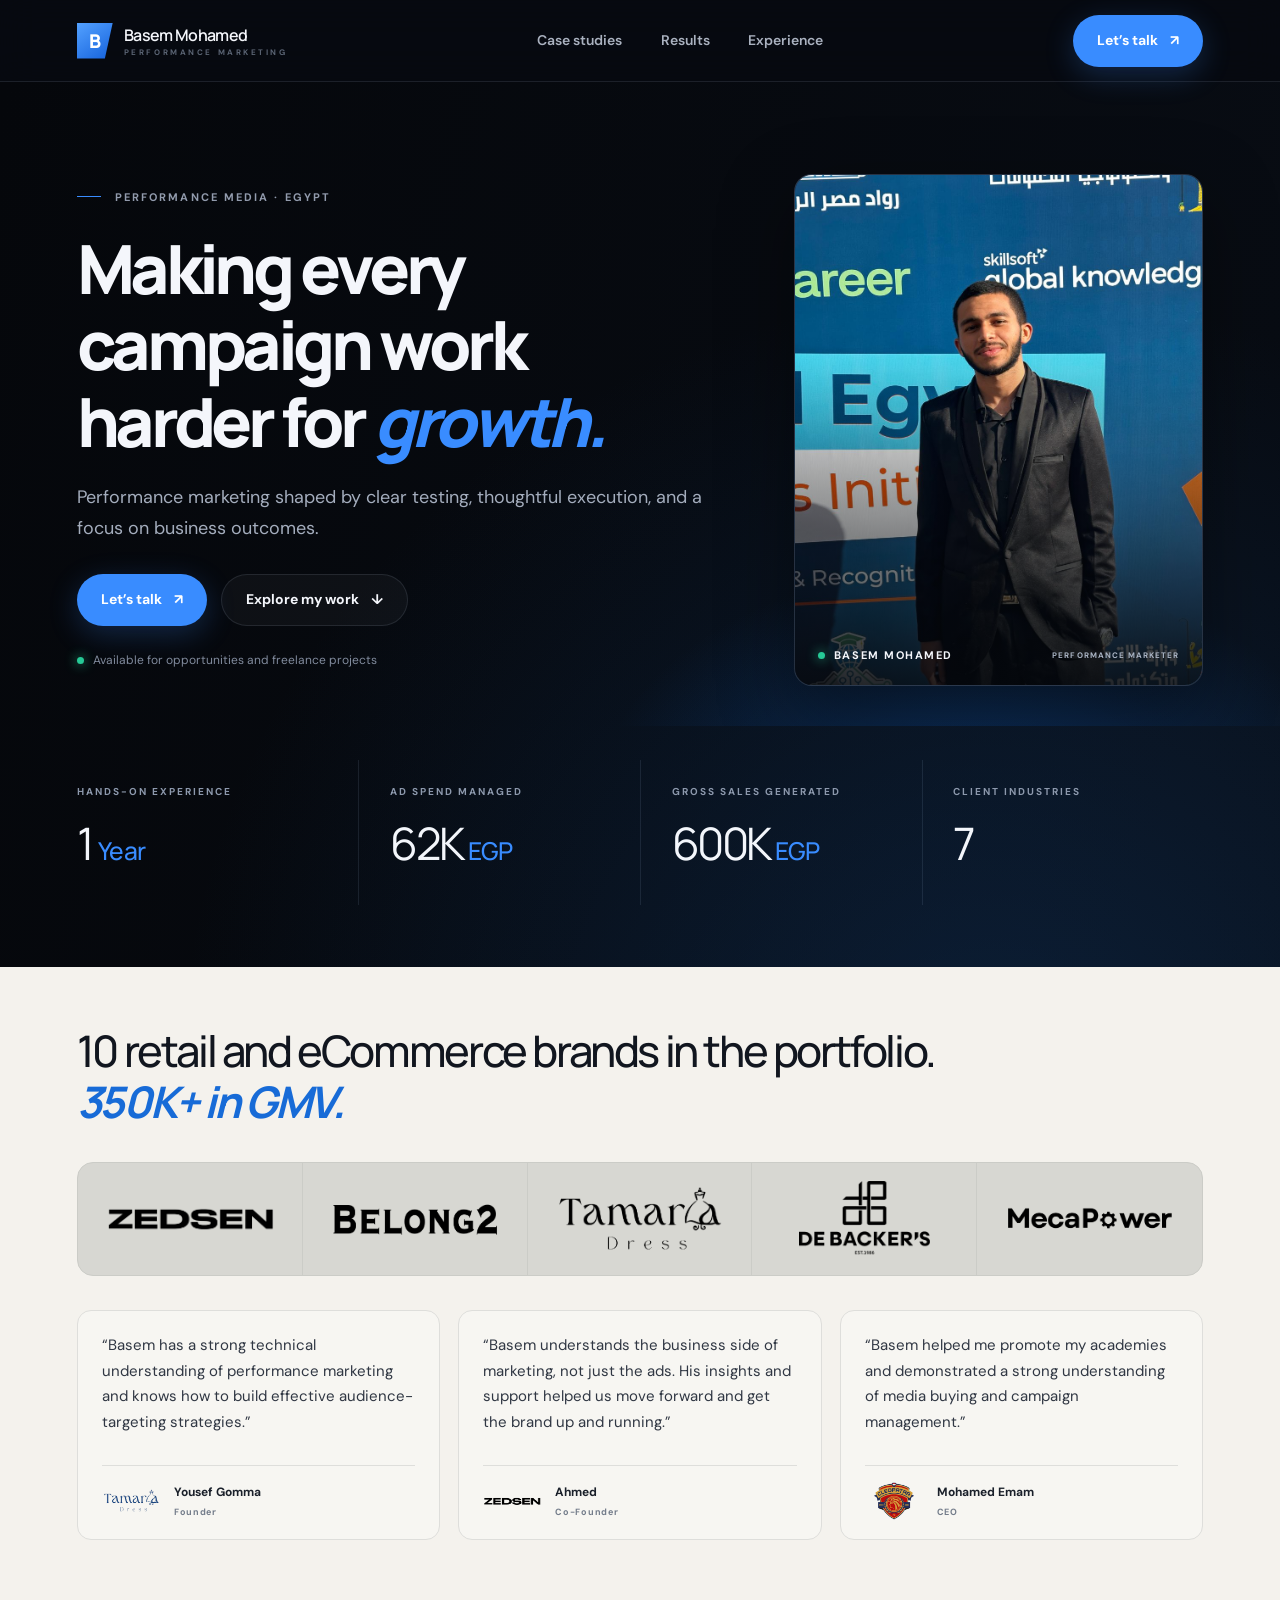
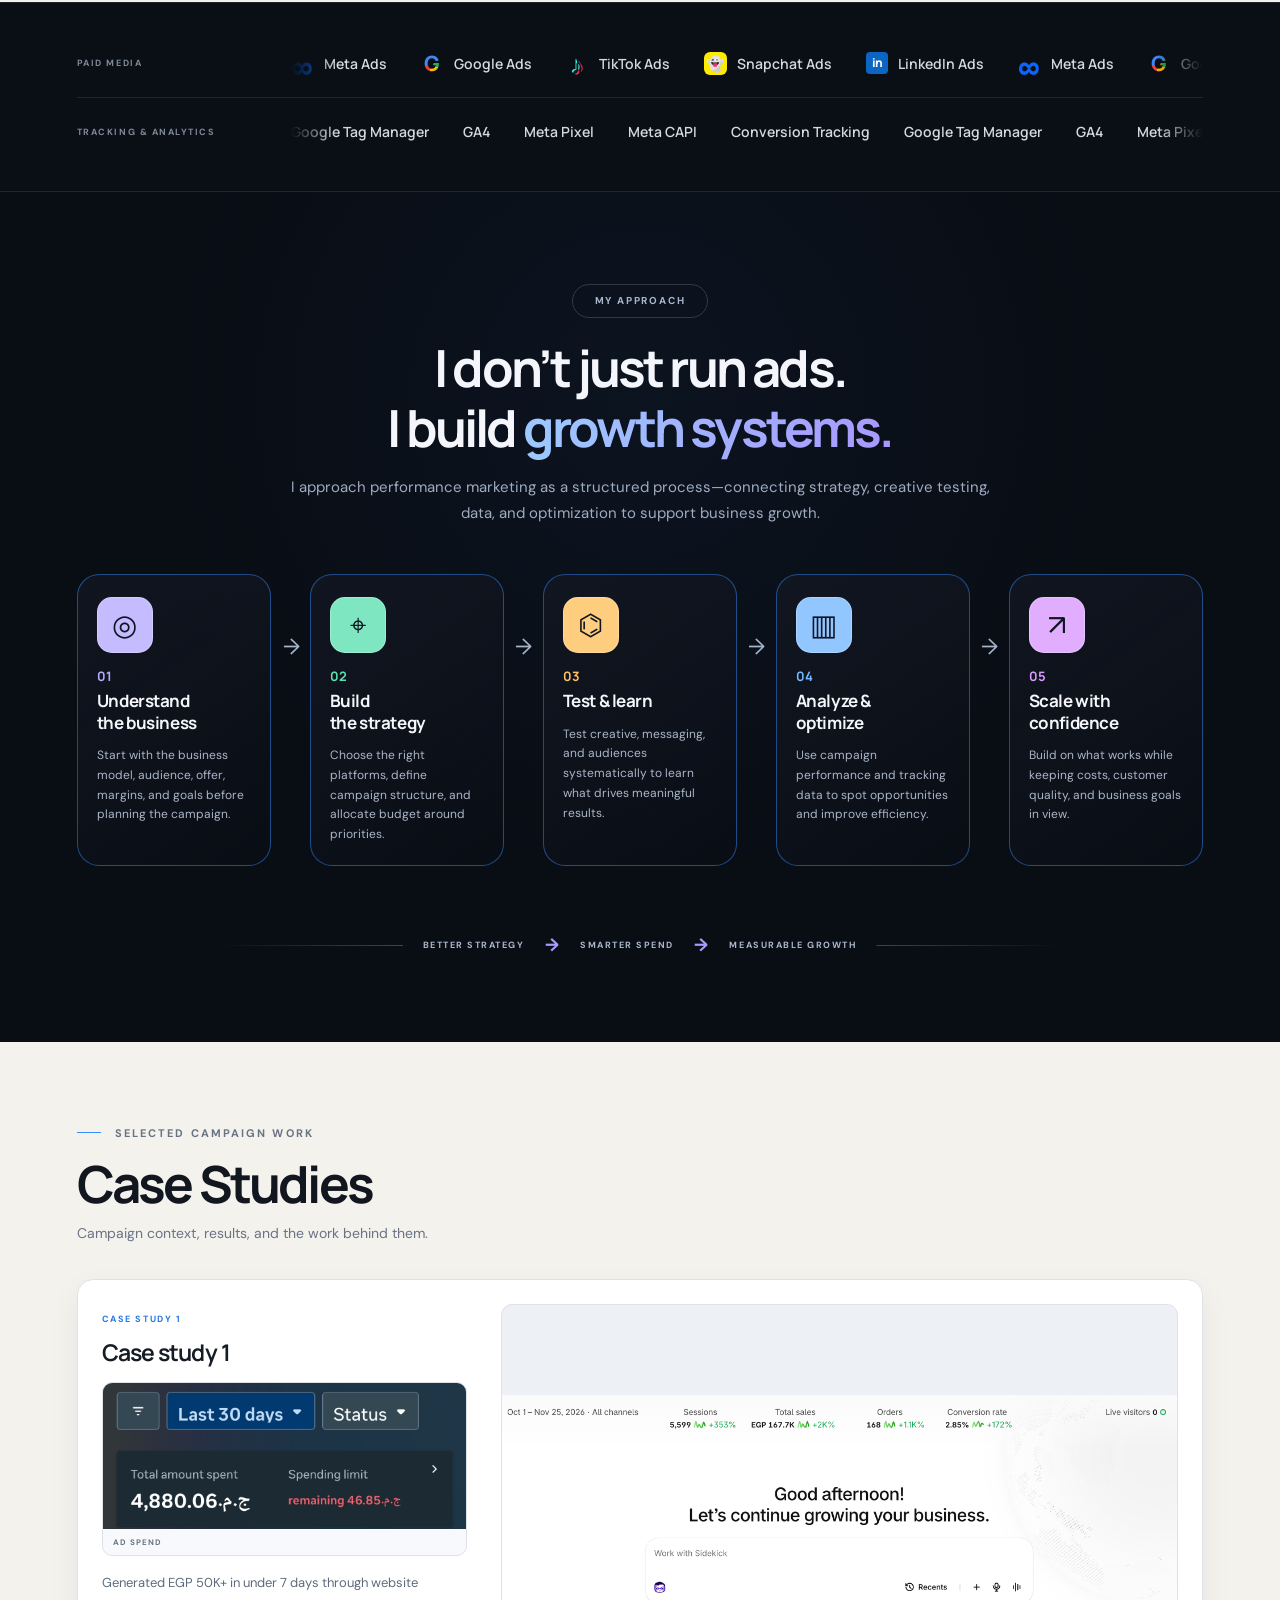
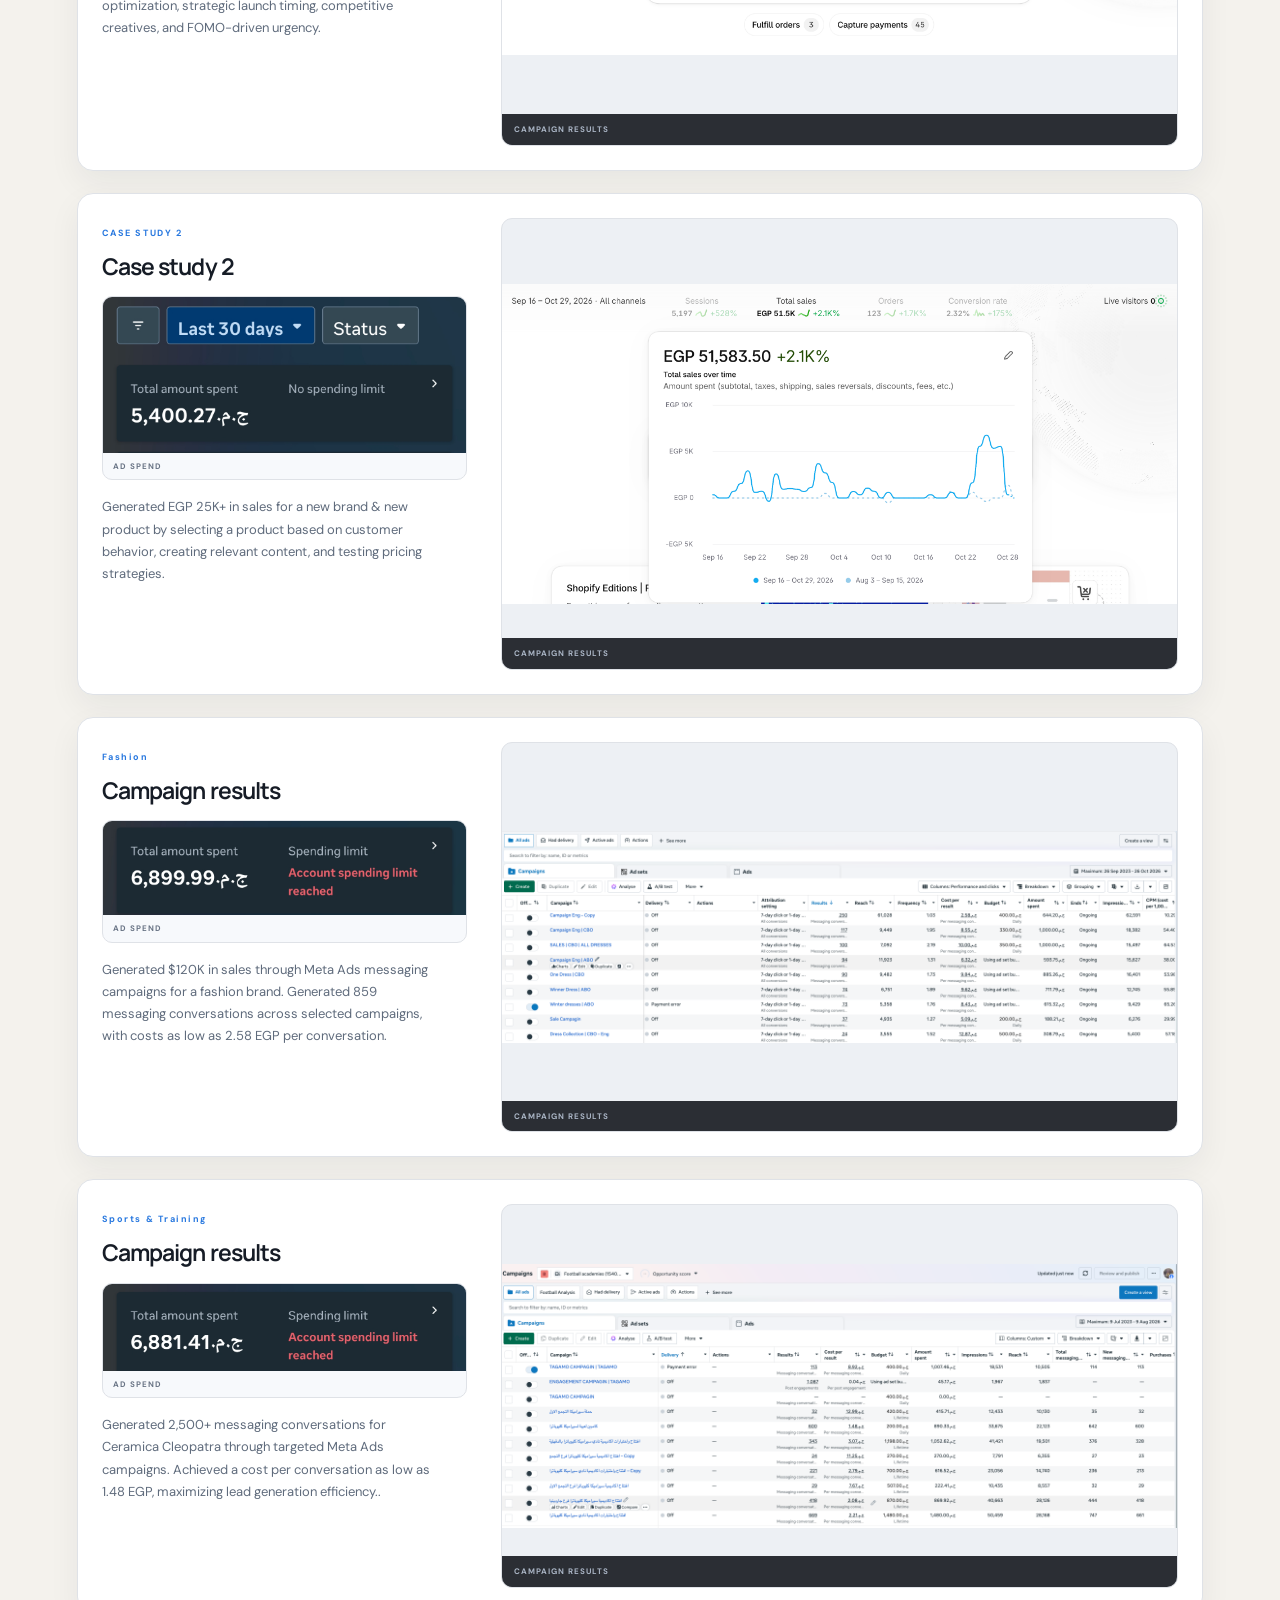
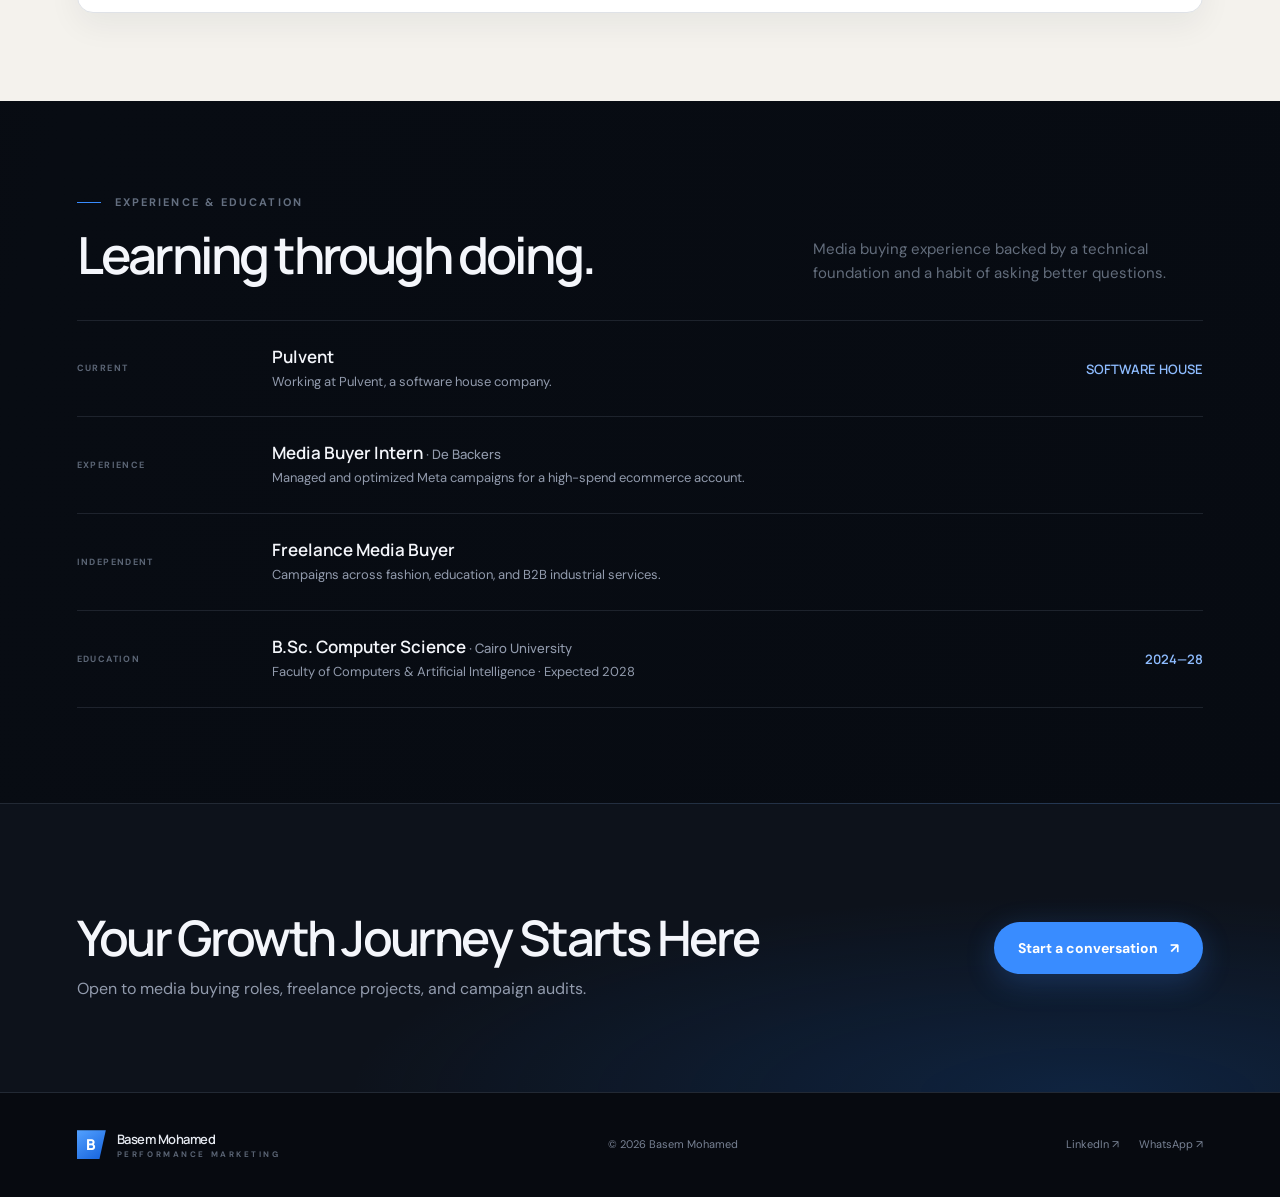
<file: index.html>
<!doctype html>
<html lang="en" dir="ltr">
<head>
  <meta charset="utf-8">
  <meta name="viewport" content="width=device-width, initial-scale=1">
  <meta name="theme-color" content="#070a10">
  <meta name="description" content="Basem Mohamed — performance marketer and media buyer.">
  <title>Basem Mohamed — Performance Marketer</title>
  <link rel="stylesheet" href="styles.css">
</head>
<body>
<header class="topbar">
  <div class="topbar-inner">
    <a class="brand" href="#home"><span class="brand-mark">B</span><span><b>Basem Mohamed</b><small>PERFORMANCE MARKETING</small></span></a>
    <button class="hamburger icon-btn" id="hamburger" type="button" aria-label="Open menu" aria-expanded="false" aria-controls="nav-links"><span class="bar"></span><span class="bar"></span><span class="bar"></span></button>
    <nav class="links" id="nav-links" aria-label="Main navigation">
      <a href="#case-studies">Case studies</a><a href="#results">Results</a><a href="#experience">Experience</a>
    </nav>
    <a class="button button-primary nav-cta" href="https://wa.me/201151930659" target="_blank" rel="noopener">Let’s talk <span aria-hidden="true">↗</span></a>
  </div>
</header>

<main>
  <section class="hero section-shell" id="home">
    <div class="hero-copy">
      <div class="eyebrow"><span></span> PERFORMANCE MEDIA · EGYPT</div>
      <h1>Making every campaign work harder for <em>growth.</em></h1>
      <p class="lede">Performance marketing shaped by clear testing, thoughtful execution, and a focus on business outcomes.</p>
      <div class="hero-actions"><a class="button button-primary" href="https://wa.me/201151930659" target="_blank" rel="noopener">Let’s talk <span aria-hidden="true">↗</span></a><a class="button button-outline" href="#social-proof">Explore my work <span aria-hidden="true">↓</span></a></div>
      <div class="hero-note"><span class="live-dot"></span> Available for opportunities and freelance projects</div>
    </div>
    <figure class="hero-portrait"><img src="images/basem-photo.jpg" alt="Portrait of Basem Mohamed"><figcaption><span class="live-dot"></span> BASEM MOHAMED <small>PERFORMANCE MARKETER</small></figcaption></figure>
    <div class="hero-glow" aria-hidden="true"></div>
  </section>

  <section class="metric-strip" id="results" aria-label="Portfolio metrics">
    <div class="metric"><span>HANDS-ON EXPERIENCE</span><strong>1 <small>Year</small></strong></div>
    <div class="metric"><span>AD SPEND MANAGED</span><strong>62K<small> EGP</small></strong></div>
    <div class="metric"><span>GROSS SALES GENERATED</span><strong>600K<small> EGP</small></strong></div>
    <div class="metric"><span>CLIENT INDUSTRIES</span><strong>7</strong></div>
  </section>

  <section class="trust-section section-shell" id="social-proof" aria-labelledby="trust-title">
    <div class="trust-heading">
      <h2 id="trust-title">10 retail and eCommerce brands in the portfolio.<br><em>350K+ in GMV.</em></h2>
    </div>
    <div class="logo-grid" aria-label="Client and partner logos">
      <div><img src="images/logos/ZEDSEN WHITE.png" alt="Zedsen logo" loading="lazy"></div>
      <div><img src="images/logos/noback_picture.png" alt="Client logo" loading="lazy"></div>
      <div><img src="images/logos/21-removebg-preview.png" alt="Client logo" loading="lazy"></div>
      <div><img src="images/logos/image copy.png" alt="Client logo" loading="lazy"></div>
      <div><img src="images/logos/ro (5).png" alt="Client logo" loading="lazy"></div>
    </div>
    <div class="testimonial-grid" aria-label="Client testimonials">
      <article class="testimonial-card"><p>“Basem has a strong technical understanding of performance marketing and knows how to build effective audience-targeting strategies.”</p><div class="testimonial-attribution"><img src="images/logos/21-removebg-preview.png" alt="Client logo" loading="lazy"><span><b>Yousef Gomma</b><small>Founder</small></span></div></article>
      <article class="testimonial-card"><p>“Basem understands the business side of marketing, not just the ads. His insights and support helped us move forward and get the brand up and running.”</p><div class="testimonial-attribution"><img class="zedsen-review-logo" src="images/logos/ZEDSEN WHITE.png" alt="Zedsen logo" loading="lazy"><span><b>Ahmed</b><small>Co-Founder</small></span></div></article>
      <article class="testimonial-card"><p>“Basem helped me promote my academies and demonstrated a strong understanding of media buying and campaign management.”</p><div class="testimonial-attribution"><img src="images/logos/ceramica_cleopatra_logo.png" alt="Ceramica Cleopatra logo" loading="lazy"><span><b>Mohamed Emam</b><small>CEO</small></span></div></article>
    </div>
  </section>

  <section class="tool-marquee" aria-label="Advertising platforms and analytics tools">
    <div class="tool-marquee-inner">
      <div class="tool-row">
        <h2>PAID MEDIA</h2>
        <div class="ticker ticker-right-to-left" aria-label="Paid media platforms">
          <div class="ticker-track">
            <div class="ticker-set"><span><i class="platform-icon platform-meta" aria-hidden="true">∞</i>Meta Ads</span><span><i class="platform-icon platform-google" aria-hidden="true">G</i>Google Ads</span><span><i class="platform-icon platform-tiktok" aria-hidden="true">♪</i>TikTok Ads</span><span><i class="platform-icon platform-snapchat" aria-hidden="true">👻</i>Snapchat Ads</span><span><i class="platform-icon platform-linkedin" aria-hidden="true">in</i>LinkedIn Ads</span></div>
            <div class="ticker-set" aria-hidden="true"><span><i class="platform-icon platform-meta">∞</i>Meta Ads</span><span><i class="platform-icon platform-google">G</i>Google Ads</span><span><i class="platform-icon platform-tiktok">♪</i>TikTok Ads</span><span><i class="platform-icon platform-snapchat">👻</i>Snapchat Ads</span><span><i class="platform-icon platform-linkedin">in</i>LinkedIn Ads</span></div>
          </div>
        </div>
      </div>
      <div class="tool-row">
        <h2>TRACKING &amp; ANALYTICS</h2>
        <div class="ticker ticker-right-to-left ticker-slower" aria-label="Tracking and analytics tools">
          <div class="ticker-track">
            <div class="ticker-set"><span>Google Tag Manager</span><span>GA4</span><span>Meta Pixel</span><span>Meta CAPI</span><span>Conversion Tracking</span></div>
            <div class="ticker-set" aria-hidden="true"><span>Google Tag Manager</span><span>GA4</span><span>Meta Pixel</span><span>Meta CAPI</span><span>Conversion Tracking</span></div>
          </div>
        </div>
      </div>
    </div>
  </section>

  <section class="approach-section section-shell" id="approach" aria-labelledby="approach-title">
    <div class="approach-heading">
      <span class="approach-kicker">MY APPROACH</span>
      <h2 id="approach-title">I don’t just run ads.<br>I build <em>growth systems.</em></h2>
      <p>I approach performance marketing as a structured process—connecting strategy, creative testing, data, and optimization to support business growth.</p>
    </div>
    <div class="approach-steps">
      <article class="approach-card approach-lilac"><div class="approach-icon" aria-hidden="true">◎</div><span class="approach-number">01</span><h3>Understand<br>the business</h3><p>Start with the business model, audience, offer, margins, and goals before planning the campaign.</p></article>
      <article class="approach-card approach-mint"><div class="approach-icon" aria-hidden="true">⌖</div><span class="approach-number">02</span><h3>Build<br>the strategy</h3><p>Choose the right platforms, define campaign structure, and allocate budget around priorities.</p></article>
      <article class="approach-card approach-amber"><div class="approach-icon" aria-hidden="true">⌬</div><span class="approach-number">03</span><h3>Test &amp; learn</h3><p>Test creative, messaging, and audiences systematically to learn what drives meaningful results.</p></article>
      <article class="approach-card approach-blue"><div class="approach-icon" aria-hidden="true">▥</div><span class="approach-number">04</span><h3>Analyze &amp;<br>optimize</h3><p>Use campaign performance and tracking data to spot opportunities and improve efficiency.</p></article>
      <article class="approach-card approach-pink"><div class="approach-icon" aria-hidden="true">↗</div><span class="approach-number">05</span><h3>Scale with<br>confidence</h3><p>Build on what works while keeping costs, customer quality, and business goals in view.</p></article>
    </div>
    <div class="approach-outcome"><span></span><b>BETTER STRATEGY</b><i>→</i><b>SMARTER SPEND</b><i>→</i><b>MEASURABLE GROWTH</b><span></span></div>
  </section>

  <section class="case-studies-section section-shell" id="case-studies" aria-labelledby="case-studies-title">
    <div class="case-studies-heading"><div class="eyebrow"><span></span> SELECTED CAMPAIGN WORK</div><h2 id="case-studies-title">Case Studies</h2><p>Campaign context, results, and the work behind them.</p></div>
    <div class="case-study-list">
      <article class="case-study-card"><div class="case-study-title"><span>CASE STUDY 1</span><h3>Case study 1</h3></div><figure class="case-study-visual"><button class="case-study-zoom" type="button" aria-label="View case study 1 campaign results full size"><img src="images/case_result_1.png" alt="Campaign results for case study 1" loading="lazy"></button><figcaption>CAMPAIGN RESULTS</figcaption></figure><figure class="spend-visual"><img src="images/spent_1.jpeg" alt="Ad spend for case study 1" loading="lazy"><figcaption>AD SPEND</figcaption></figure><div class="case-study-description"><p>Generated EGP 50K+ in under 7 days through website optimization, strategic launch timing, competitive creatives, and FOMO-driven urgency.</p></div></article>
      <article class="case-study-card"><div class="case-study-title"><span>CASE STUDY 2</span><h3>Case study 2</h3></div><figure class="case-study-visual"><button class="case-study-zoom" type="button" aria-label="View case study 2 campaign results full size"><img src="images/case_result_2.png" alt="Campaign results for case study 2" loading="lazy"></button><figcaption>CAMPAIGN RESULTS</figcaption></figure><figure class="spend-visual"><img src="images/spent_2.jpeg" alt="Ad spend for case study 2" loading="lazy"><figcaption>AD SPEND</figcaption></figure><div class="case-study-description"><p>Generated EGP 25K+ in sales for a new brand & new product by selecting a product based on customer behavior, creating relevant content, and testing pricing strategies.</p></div></article>
      <article class="case-study-card"><div class="case-study-title"><span>Fashion</span><h3>Campaign results</h3></div><figure class="case-study-visual"><button class="case-study-zoom" type="button" aria-label="View case study 3 campaign results full size"><img src="images/case_result_3.png" alt="Campaign results for case study 3" loading="lazy"></button><figcaption>CAMPAIGN RESULTS</figcaption></figure><figure class="spend-visual"><img src="images/spent_3.jpeg" alt="Ad spend for case study 3" loading="lazy"><figcaption>AD SPEND</figcaption></figure><div class="case-study-description"><p>Generated $120K in sales through Meta Ads messaging campaigns for a fashion brand.
Generated 859 messaging conversations across selected campaigns, with costs as low as 2.58 EGP per conversation.</p></div></article>
      <article class="case-study-card"><div class="case-study-title"><span>Sports & Training</span><h3>Campaign results</h3></div><figure class="case-study-visual"><button class="case-study-zoom" type="button" aria-label="View case study 4 campaign results full size"><img src="images/case_result_4.png" alt="Campaign results for case study 4" loading="lazy"></button><figcaption>CAMPAIGN RESULTS</figcaption></figure><figure class="spend-visual"><img src="images/spent_4.jpeg" alt="Ad spend for case study 4" loading="lazy"><figcaption>AD SPEND</figcaption></figure><div class="case-study-description"><p>Generated 2,500+ messaging conversations for Ceramica Cleopatra through targeted Meta Ads campaigns.
Achieved a cost per conversation as low as 1.48 EGP, maximizing lead generation efficiency..</p></div></article>
    </div>
  </section>

  <section class="experience-section section-shell" id="experience">
    <div class="section-heading"><div><div class="eyebrow"><span></span> EXPERIENCE &amp; EDUCATION</div><h2>Learning through doing.</h2></div><p>Media buying experience backed by a technical foundation and a habit of asking better questions.</p></div>
    <div class="timeline"><article><span class="timeline-date">CURRENT</span><div><h3>Pulvent</h3><p>Working at Pulvent, a software house company.</p></div><b>SOFTWARE HOUSE</b></article><article><span class="timeline-date">EXPERIENCE</span><div><h3>Media Buyer Intern <small>· De Backers</small></h3><p>Managed and optimized Meta campaigns for a high-spend ecommerce account.</p></div></article><article><span class="timeline-date">INDEPENDENT</span><div><h3>Freelance Media Buyer</h3><p>Campaigns across fashion, education, and B2B industrial services.</p></div></article><article><span class="timeline-date">EDUCATION</span><div><h3>B.Sc. Computer Science <small>· Cairo University</small></h3><p>Faculty of Computers &amp; Artificial Intelligence · Expected 2028</p></div><b>2024—28</b></article></div>
  </section>

  <section class="contact-section section-shell" id="contact"><div><h2>Your Growth Journey Starts Here</h2><p>Open to media buying roles, freelance projects, and campaign audits.</p></div><a class="button button-primary" href="https://wa.me/201151930659" target="_blank" rel="noopener">Start a conversation <span aria-hidden="true">↗</span></a></section>
</main>
<dialog class="photo-lightbox" aria-label="Full size campaign image"><button class="lightbox-close" type="button" aria-label="Close image">×</button><img alt=""></dialog>
<footer class="site-footer"><a class="brand" href="#home"><span class="brand-mark">B</span><span><b>Basem Mohamed</b><small>PERFORMANCE MARKETING</small></span></a><span>© 2026 Basem Mohamed</span><div><a href="https://www.linkedin.com/in/basemmmohamedd/" target="_blank" rel="noopener">LinkedIn ↗</a><a href="https://wa.me/201151930659" target="_blank" rel="noopener">WhatsApp ↗</a></div></footer>
<script src="script.js"></script>
</body>
</html>
</file>
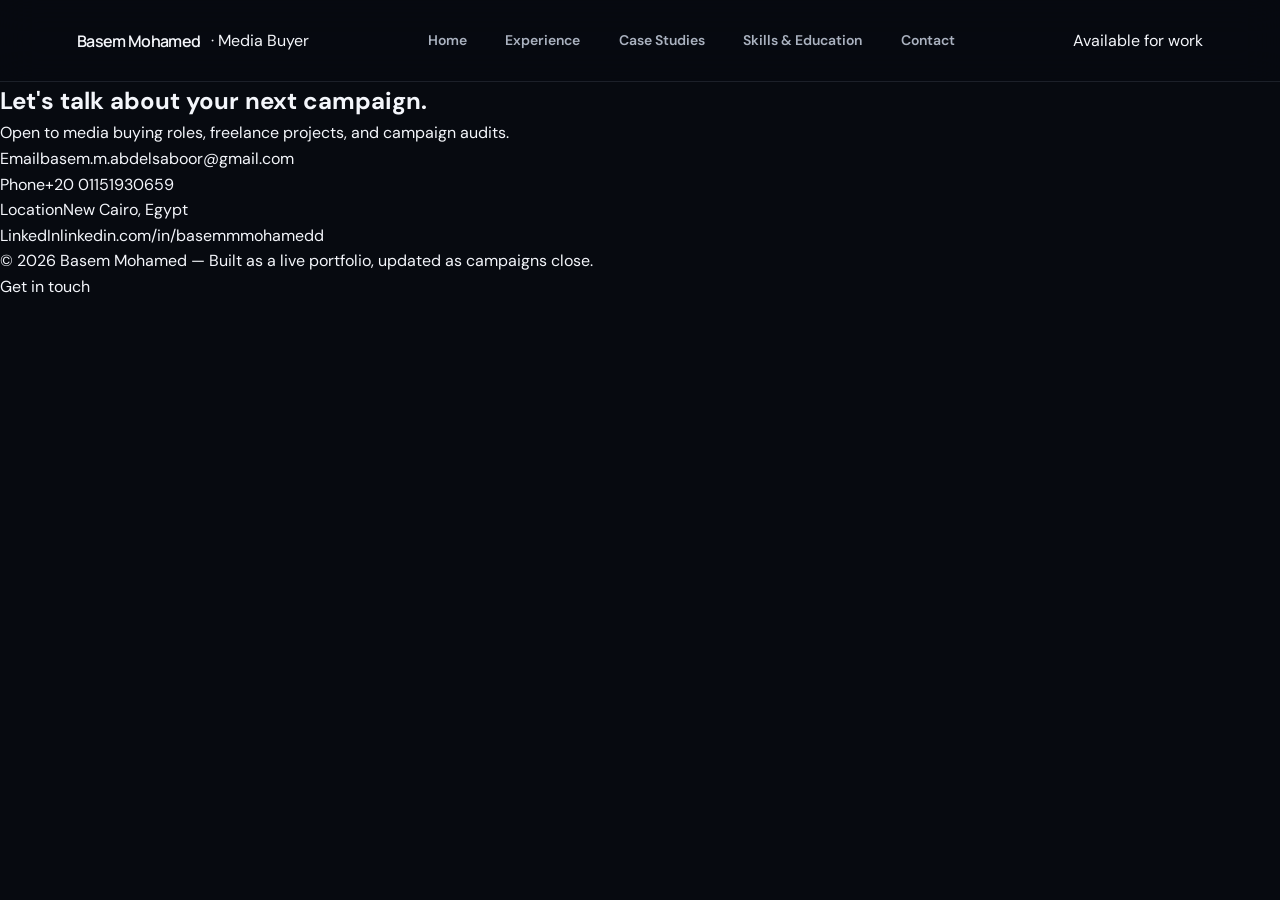
<file: contact.html>
<!DOCTYPE html>
<html lang="en" dir="ltr">
<head>
  <meta charset="UTF-8">
  <meta name="viewport" content="width=device-width, initial-scale=1.0">
  <title>Contact — Basem Mohamed</title>
  <link rel="stylesheet" href="styles.css">
  <script>
    !function(w,d,s,u){if(w.oaiq)return;var q=function(){q.q.push(arguments)};
    q.q=[];
    w.oaiq=q;
    var j=d.createElement(s);
    j.async=1;
    j.src=u;
    var f=d.getElementsByTagName(s)[0];
    f.parentNode.insertBefore(j,f)}(window,document,"script","https://bzrcdn.openai.com/sdk/oaiq.min.js");
    oaiq("init",{pixelId:"M1FYQcpfM89A5UD4JM7Y8J",debug:true});
    oaiq("measure", "page_viewed",{ type: "contents" });
  </script>
</head>
<body>

<header class="topbar">
  <div class="topbar-inner">
    <a href="index.html" class="brand" data-ar='<b>باسم محمد</b> · مسوّق إعلانات' style="text-decoration:none;"><b>Basem Mohamed</b> · Media Buyer</a>
    <nav class="links" id="nav-links">
      <a href="index.html" data-ar='الرئيسية'>Home</a>
      <a href="experience.html" data-ar='الخبرة'>Experience</a>
      <a href="case-studies.html" data-ar='دراسات الحالة'>Case Studies</a>
      <a href="skills-education.html" data-ar='المهارات والتعليم'>Skills &amp; Education</a>
      <a href="contact.html" class="active" data-ar='تواصل'>Contact</a>
    </nav>
    <div class="header-controls">
      <div class="status-pill" data-ar='<span class="dot"></span>متاح للعمل'><span class="dot"></span>Available for work</div>
      <button id="sound-toggle" class="icon-btn" type="button" aria-label="Toggle click sound" aria-pressed="false" title="Toggle click sound">
        <svg id="icon-sound-on" width="16" height="16" viewBox="0 0 24 24" fill="none" stroke="currentColor" stroke-width="2" stroke-linecap="round" stroke-linejoin="round"><polygon points="11 5 6 9 2 9 2 15 6 15 11 19 11 5"></polygon><path d="M15.54 8.46a5 5 0 0 1 0 7.07"></path><path d="M19.07 4.93a10 10 0 0 1 0 14.14"></path></svg>
        <svg id="icon-sound-off" width="16" height="16" viewBox="0 0 24 24" fill="none" stroke="currentColor" stroke-width="2" stroke-linecap="round" stroke-linejoin="round" style="display:none;"><polygon points="11 5 6 9 2 9 2 15 6 15 11 19 11 5"></polygon><line x1="23" y1="9" x2="17" y2="15"></line><line x1="17" y1="9" x2="23" y2="15"></line></svg>
      </button>
      <button id="lang-toggle" class="icon-btn lang-btn" type="button" aria-label="Toggle Arabic / English" title="&#1593;&#1585;&#1576;&#1610; / English">
        <svg width="15" height="15" viewBox="0 0 24 24" fill="none" stroke="currentColor" stroke-width="2" stroke-linecap="round" stroke-linejoin="round"><circle cx="12" cy="12" r="10"></circle><line x1="2" y1="12" x2="22" y2="12"></line><path d="M12 2a15.3 15.3 0 0 1 4 10 15.3 15.3 0 0 1-4 10 15.3 15.3 0 0 1-4-10 15.3 15.3 0 0 1 4-10z"></path></svg>
        <span id="lang-label">AR</span>
      </button>
      <button id="hamburger" class="icon-btn hamburger" type="button" aria-label="Open menu" aria-expanded="false" aria-controls="nav-links">
        <span class="bar"></span><span class="bar"></span><span class="bar"></span>
      </button>
    </div>
  </div>
</header>

<!-- CONTACT -->
<footer id="contact">
  <div class="wrap">
    <div class="contact-grid">
      <div>
        <h2 data-ar='لنتحدث عن حملتك القادمة.'>Let's talk about your next campaign.</h2>
        <p class="section-sub" style="margin-bottom:0;" data-ar='متاح لأدوار شراء الإعلانات، والمشاريع الحرة، ومراجعات الحملات.'>Open to media buying roles, freelance projects, and campaign audits.</p>
      </div>
      <ul class="contact-list">
        <li><span data-ar='البريد الإلكتروني'>Email</span><a href="mailto:basem.m.abdelsaboor@gmail.com">basem.m.abdelsaboor@gmail.com</a></li>
        <li><span data-ar='الهاتف'>Phone</span><a href="https://wa.me/201151930659" target="_blank" rel="noopener">+20 01151930659</a></li>
        <li><span data-ar='الموقع'>Location</span><span data-ar='القاهرة الجديدة، مصر'>New Cairo, Egypt</span></li>
        <li><span data-ar='لينكدإن'>LinkedIn</span><a href="https://www.linkedin.com/in/basemmmohamedd/" target="_blank" rel="noopener">linkedin.com/in/basemmmohamedd</a></li>
      </ul>
    </div>
    <div class="wrap">
      <div class="slim-footer-inner">
        <div class="foot-note" data-ar='© 2026 باسم محمد — موقع بورتفوليو حيّ، يتم تحديثه مع إغلاق كل حملة.'>© 2026 Basem Mohamed — Built as a live portfolio, updated as campaigns close.</div>
        <a class="btn btn-primary" href="https://wa.me/201151930659"  data-ar='تواصل معي'>Get in touch</a>
      </div>
    </div>
  </div>
</footer>
<script src="tracking.js"></script>
<script src="script.js"></script>
</body>
</html>
</file>
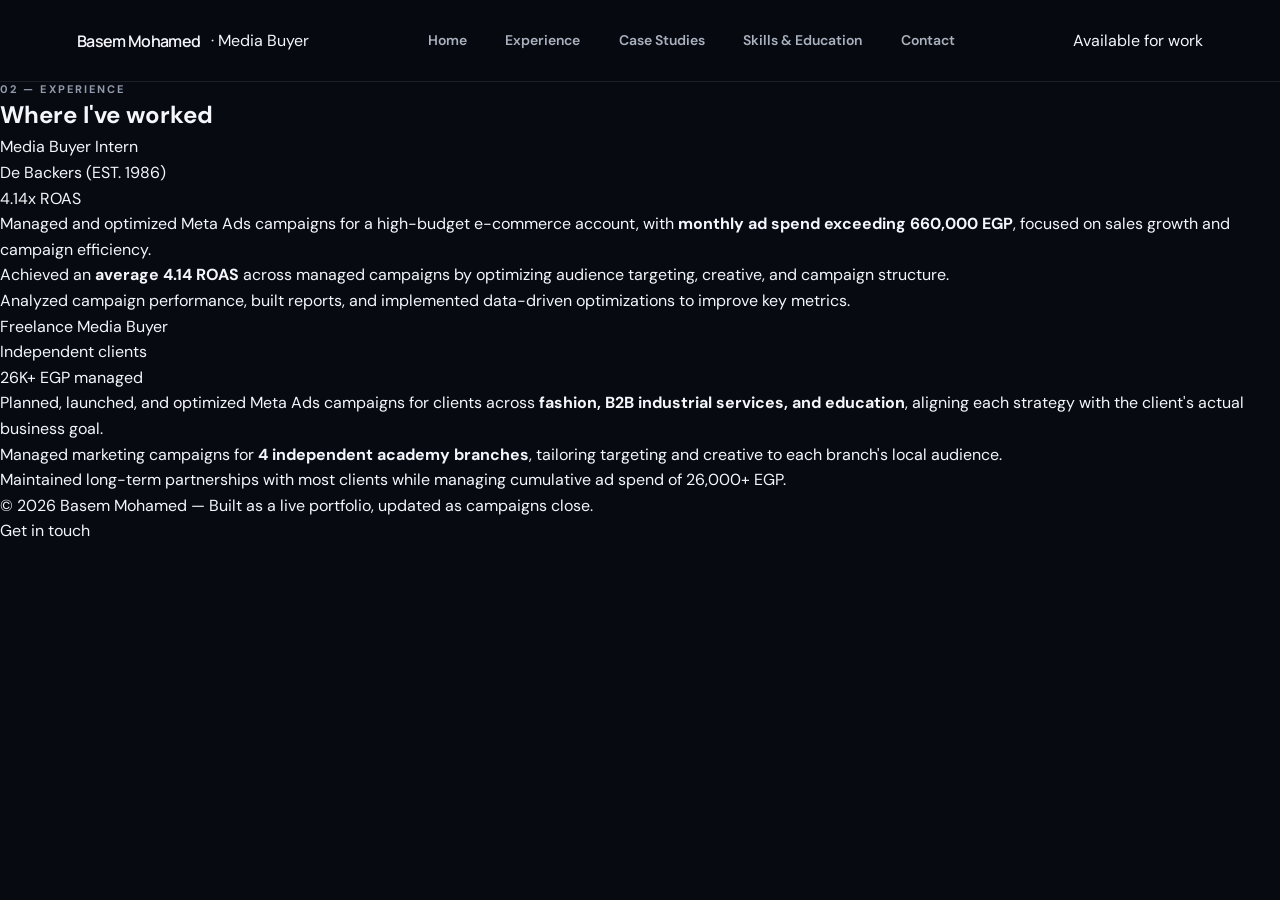
<file: experience.html>
<!DOCTYPE html>
<html lang="en" dir="ltr">
<head>
  <meta charset="UTF-8">
  <meta name="viewport" content="width=device-width, initial-scale=1.0">
  <title>Experience — Basem Mohamed</title>
  <link rel="stylesheet" href="styles.css">
 <script>
    !function(w,d,s,u){if(w.oaiq)return;var q=function(){q.q.push(arguments)};
    q.q=[];
    w.oaiq=q;
    var j=d.createElement(s);
    j.async=1;
    j.src=u;
    var f=d.getElementsByTagName(s)[0];
    f.parentNode.insertBefore(j,f)}(window,document,"script","https://bzrcdn.openai.com/sdk/oaiq.min.js");
    oaiq("init",{pixelId:"M1FYQcpfM89A5UD4JM7Y8J",debug:true});
    oaiq("measure", "page_viewed",{ type: "contents" });
  </script>
</head>
<body>

<header class="topbar">
  <div class="topbar-inner">
    <a href="index.html" class="brand" data-ar='<b>باسم محمد</b> · مسوّق إعلانات' style="text-decoration:none;"><b>Basem Mohamed</b> · Media Buyer</a>
    <nav class="links" id="nav-links">
      <a href="index.html" data-ar='الرئيسية'>Home</a>
      <a href="experience.html" class="active" data-ar='الخبرة'>Experience</a>
      <a href="case-studies.html" data-ar='دراسات الحالة'>Case Studies</a>
      <a href="skills-education.html" data-ar='المهارات والتعليم'>Skills &amp; Education</a>
      <a href="contact.html" data-ar='تواصل'>Contact</a>
    </nav>
    <div class="header-controls">
      <div class="status-pill" data-ar='<span class="dot"></span>متاح للعمل'><span class="dot"></span>Available for work</div>
      <button id="sound-toggle" class="icon-btn" type="button" aria-label="Toggle click sound" aria-pressed="false" title="Toggle click sound">
        <svg id="icon-sound-on" width="16" height="16" viewBox="0 0 24 24" fill="none" stroke="currentColor" stroke-width="2" stroke-linecap="round" stroke-linejoin="round"><polygon points="11 5 6 9 2 9 2 15 6 15 11 19 11 5"></polygon><path d="M15.54 8.46a5 5 0 0 1 0 7.07"></path><path d="M19.07 4.93a10 10 0 0 1 0 14.14"></path></svg>
        <svg id="icon-sound-off" width="16" height="16" viewBox="0 0 24 24" fill="none" stroke="currentColor" stroke-width="2" stroke-linecap="round" stroke-linejoin="round" style="display:none;"><polygon points="11 5 6 9 2 9 2 15 6 15 11 19 11 5"></polygon><line x1="23" y1="9" x2="17" y2="15"></line><line x1="17" y1="9" x2="23" y2="15"></line></svg>
      </button>
      <button id="lang-toggle" class="icon-btn lang-btn" type="button" aria-label="Toggle Arabic / English" title="&#1593;&#1585;&#1576;&#1610; / English">
        <svg width="15" height="15" viewBox="0 0 24 24" fill="none" stroke="currentColor" stroke-width="2" stroke-linecap="round" stroke-linejoin="round"><circle cx="12" cy="12" r="10"></circle><line x1="2" y1="12" x2="22" y2="12"></line><path d="M12 2a15.3 15.3 0 0 1 4 10 15.3 15.3 0 0 1-4 10 15.3 15.3 0 0 1-4-10 15.3 15.3 0 0 1 4-10z"></path></svg>
        <span id="lang-label">AR</span>
      </button>
      <button id="hamburger" class="icon-btn hamburger" type="button" aria-label="Open menu" aria-expanded="false" aria-controls="nav-links">
        <span class="bar"></span><span class="bar"></span><span class="bar"></span>
      </button>
    </div>
  </div>
</header>

<div class="wrap">

  <!-- EXPERIENCE -->
  <section id="experience">
    <div class="eyebrow" data-ar='02 — الخبرة'>02 — Experience</div>
    <h2 class="section-title" data-ar='أماكن عملي'>Where I've worked</h2>

    <div class="exp-row">
      <div>
        <div class="exp-role" data-ar='متدرب مشتري إعلانات'>Media Buyer Intern</div>
        <div class="exp-org" data-ar='De Backers (تأسست عام 1986)'>De Backers (EST. 1986)</div>
        <span class="exp-tag green" data-ar='4.14x عائد الإنفاق'>4.14x ROAS</span>
      </div>
      <ul class="exp-list">
        <li data-ar='أدرت وحسّنت حملات إعلانات ميتا لحساب تجارة إلكترونية بميزانية كبيرة، بإنفاق إعلاني شهري <b>يتجاوز 660,000 جنيه مصري</b>، مع التركيز على نمو المبيعات وكفاءة الحملات.'>Managed and optimized Meta Ads campaigns for a high-budget e-commerce account, with <b>monthly ad spend exceeding 660,000 EGP</b>, focused on sales growth and campaign efficiency.</li>
        <li data-ar='حققت <b>متوسط عائد إنفاق إعلاني 4.14</b> عبر الحملات التي أدرتها من خلال تحسين استهداف الجمهور والإبداعات وهيكل الحملة.'>Achieved an <b>average 4.14 ROAS</b> across managed campaigns by optimizing audience targeting, creative, and campaign structure.</li>
        <li data-ar='حللت أداء الحملات، وأعددت التقارير، ونفذت تحسينات قائمة على البيانات لرفع المؤشرات الرئيسية.'>Analyzed campaign performance, built reports, and implemented data-driven optimizations to improve key metrics.</li>
      </ul>
    </div>

    <div class="exp-row">
      <div>
        <div class="exp-role" data-ar='مشتري إعلانات حر'>Freelance Media Buyer</div>
        <div class="exp-org" data-ar='عملاء مستقلون'>Independent clients</div>
        <span class="exp-tag" data-ar='+26 ألف جنيه تم إدارتها'>26K+ EGP managed</span>
      </div>
      <ul class="exp-list">
        <li data-ar='خططت وأطلقت وحسّنت حملات إعلانات ميتا لعملاء في مجالات <b>الأزياء، والخدمات الصناعية B2B، والتعليم</b>، مع مواءمة كل استراتيجية مع الهدف التجاري الفعلي للعميل.'>Planned, launched, and optimized Meta Ads campaigns for clients across <b>fashion, B2B industrial services, and education</b>, aligning each strategy with the client's actual business goal.</li>
        <li data-ar='أدرت حملات تسويقية لـ<b>4 فروع مستقلة لأكاديمية</b>، مع تخصيص الاستهداف والإبداع لجمهور كل فرع محليًا.'>Managed marketing campaigns for <b>4 independent academy branches</b>, tailoring targeting and creative to each branch's local audience.</li>
        <li data-ar='حافظت على شراكات طويلة الأمد مع معظم العملاء أثناء إدارة إنفاق إعلاني تراكمي تجاوز 26,000 جنيه.'>Maintained long-term partnerships with most clients while managing cumulative ad spend of 26,000+ EGP.</li>
      </ul>
    </div>
  </section>


</div>

<div class="slim-footer">
  <div class="wrap">
    <div class="slim-footer-inner">
      <div class="foot-note" data-ar='© 2026 باسم محمد — موقع بورتفوليو حيّ، يتم تحديثه مع إغلاق كل حملة.'>© 2026 Basem Mohamed — Built as a live portfolio, updated as campaigns close.</div>
      <a class="btn btn-primary" href="https://wa.me/201151930659"  data-ar='تواصل معي'>Get in touch</a>
    </div>
  </div>
</div>
  
<script src="tracking.js"></script>
<script src="script.js"></script>
</body>
</html>
</file>
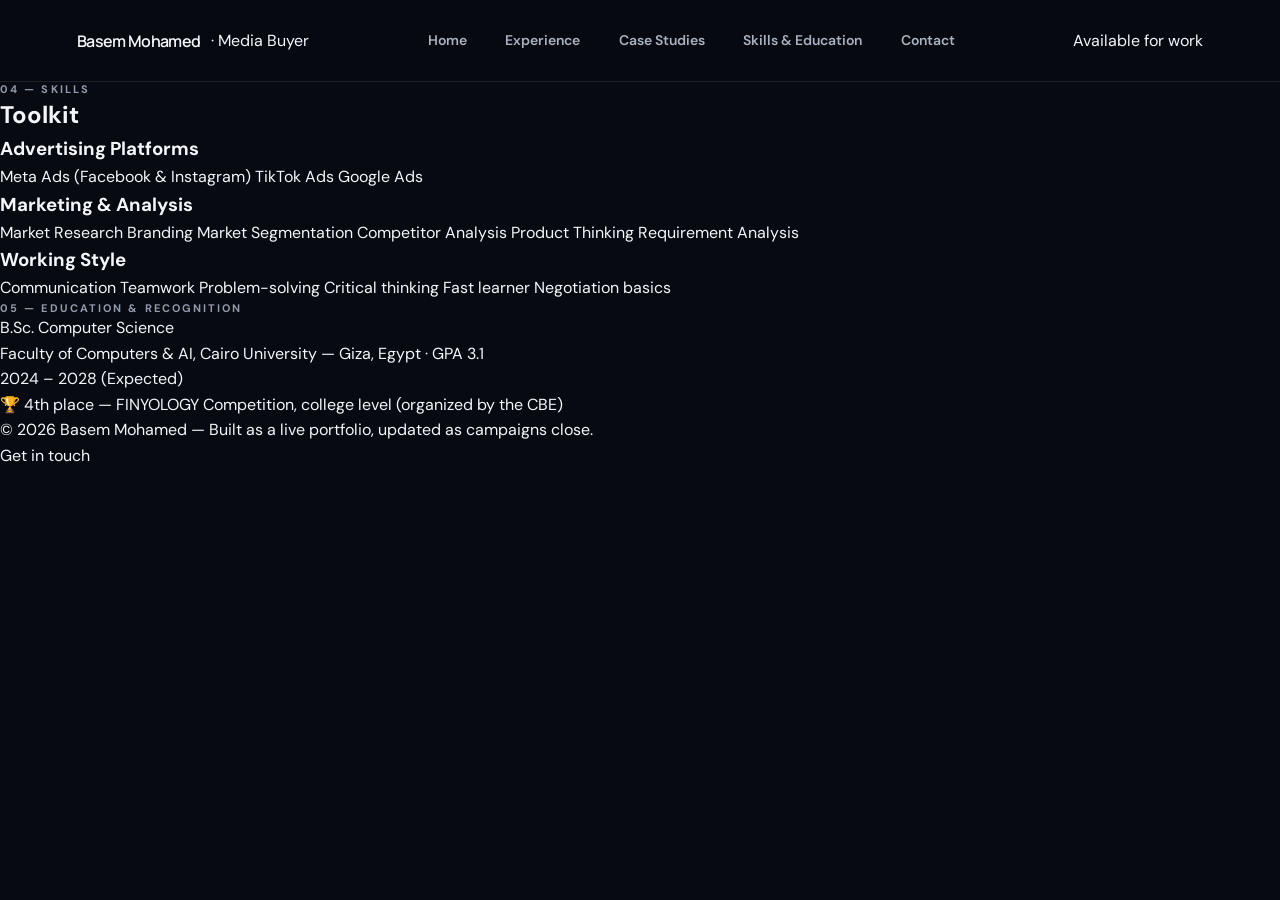
<file: skills-education.html>
<!DOCTYPE html>
<html lang="en" dir="ltr">
<head>
  <meta charset="UTF-8">
  <meta name="viewport" content="width=device-width, initial-scale=1.0">
  <title>Skills &amp; Education — Basem Mohamed</title>
  <link rel="stylesheet" href="styles.css">
  <script>
    !function(w,d,s,u){if(w.oaiq)return;var q=function(){q.q.push(arguments)};
    q.q=[];
    w.oaiq=q;
    var j=d.createElement(s);
    j.async=1;
    j.src=u;
    var f=d.getElementsByTagName(s)[0];
    f.parentNode.insertBefore(j,f)}(window,document,"script","https://bzrcdn.openai.com/sdk/oaiq.min.js");
    oaiq("init",{pixelId:"M1FYQcpfM89A5UD4JM7Y8J",debug:true});
    oaiq("measure", "page_viewed",{ type: "contents" });
  </script>
</head>
<body>

<header class="topbar">
  <div class="topbar-inner">
    <a href="index.html" class="brand" data-ar='<b>باسم محمد</b> · مسوّق إعلانات' style="text-decoration:none;"><b>Basem Mohamed</b> · Media Buyer</a>
    <nav class="links" id="nav-links">
      <a href="index.html" data-ar='الرئيسية'>Home</a>
      <a href="experience.html" data-ar='الخبرة'>Experience</a>
      <a href="case-studies.html" data-ar='دراسات الحالة'>Case Studies</a>
      <a href="skills-education.html" class="active" data-ar='المهارات والتعليم'>Skills &amp; Education</a>
      <a href="contact.html" data-ar='تواصل'>Contact</a>
    </nav>
    <div class="header-controls">
      <div class="status-pill" data-ar='<span class="dot"></span>متاح للعمل'><span class="dot"></span>Available for work</div>
      <button id="sound-toggle" class="icon-btn" type="button" aria-label="Toggle click sound" aria-pressed="false" title="Toggle click sound">
        <svg id="icon-sound-on" width="16" height="16" viewBox="0 0 24 24" fill="none" stroke="currentColor" stroke-width="2" stroke-linecap="round" stroke-linejoin="round"><polygon points="11 5 6 9 2 9 2 15 6 15 11 19 11 5"></polygon><path d="M15.54 8.46a5 5 0 0 1 0 7.07"></path><path d="M19.07 4.93a10 10 0 0 1 0 14.14"></path></svg>
        <svg id="icon-sound-off" width="16" height="16" viewBox="0 0 24 24" fill="none" stroke="currentColor" stroke-width="2" stroke-linecap="round" stroke-linejoin="round" style="display:none;"><polygon points="11 5 6 9 2 9 2 15 6 15 11 19 11 5"></polygon><line x1="23" y1="9" x2="17" y2="15"></line><line x1="17" y1="9" x2="23" y2="15"></line></svg>
      </button>
      <button id="lang-toggle" class="icon-btn lang-btn" type="button" aria-label="Toggle Arabic / English" title="&#1593;&#1585;&#1576;&#1610; / English">
        <svg width="15" height="15" viewBox="0 0 24 24" fill="none" stroke="currentColor" stroke-width="2" stroke-linecap="round" stroke-linejoin="round"><circle cx="12" cy="12" r="10"></circle><line x1="2" y1="12" x2="22" y2="12"></line><path d="M12 2a15.3 15.3 0 0 1 4 10 15.3 15.3 0 0 1-4 10 15.3 15.3 0 0 1-4-10 15.3 15.3 0 0 1 4-10z"></path></svg>
        <span id="lang-label">AR</span>
      </button>
      <button id="hamburger" class="icon-btn hamburger" type="button" aria-label="Open menu" aria-expanded="false" aria-controls="nav-links">
        <span class="bar"></span><span class="bar"></span><span class="bar"></span>
      </button>
    </div>
  </div>
</header>

<div class="wrap">

  <!-- SKILLS -->
  <section id="skills">
    <div class="eyebrow" data-ar='04 — المهارات'>04 — Skills</div>
    <h2 class="section-title" data-ar='الأدوات'>Toolkit</h2>
    <div class="skill-groups">
      <div class="skill-group">
        <h3 data-ar='منصات الإعلانات'>Advertising Platforms</h3>
        <div class="chip-row blue">
          <span class="chip" data-ar='إعلانات ميتا (فيسبوك وإنستغرام)'>Meta Ads (Facebook &amp; Instagram)</span>
          <span class="chip" data-ar='إعلانات تيك توك'>TikTok Ads</span>
          <span class="chip" data-ar='إعلانات جوجل'>Google Ads</span>
        </div>
      </div>
      <div class="skill-group">
        <h3 data-ar='التسويق والتحليل'>Marketing &amp; Analysis</h3>
        <div class="chip-row amber">
          <span class="chip" data-ar='أبحاث السوق'>Market Research</span>
          <span class="chip" data-ar='بناء العلامة التجارية'>Branding</span>
          <span class="chip" data-ar='تقسيم السوق'>Market Segmentation</span>
          <span class="chip" data-ar='تحليل المنافسين'>Competitor Analysis</span>
          <span class="chip" data-ar='التفكير المنتج'>Product Thinking</span>
          <span class="chip" data-ar='تحليل المتطلبات'>Requirement Analysis</span>
        </div>
      </div>
      <div class="skill-group">
        <h3 data-ar='أسلوب العمل'>Working Style</h3>
        <div class="chip-row green">
          <span class="chip" data-ar='التواصل'>Communication</span>
          <span class="chip" data-ar='العمل الجماعي'>Teamwork</span>
          <span class="chip" data-ar='حل المشكلات'>Problem-solving</span>
          <span class="chip" data-ar='التفكير النقدي'>Critical thinking</span>
          <span class="chip" data-ar='سريع التعلم'>Fast learner</span>
          <span class="chip" data-ar='أساسيات التفاوض'>Negotiation basics</span>
        </div>
      </div>
    </div>
  </section>


  <!-- EDUCATION -->
  <section id="education" style="border-bottom:none;">
    <div class="eyebrow" data-ar='05 — التعليم والتقدير'>05 — Education &amp; Recognition</div>
    <div class="edu-row">
      <div>
        <div class="edu-name" data-ar='بكالوريوس علوم الحاسب'>B.Sc. Computer Science</div>
        <div class="edu-meta" data-ar='كلية الحاسبات والذكاء الاصطناعي، جامعة القاهرة — الجيزة، مصر · المعدل التراكمي 3.1'>Faculty of Computers &amp; AI, Cairo University — Giza, Egypt · GPA 3.1</div>
      </div>
      <div class="edu-year" data-ar='2024 – 2028 (متوقع)'>2024 – 2028 (Expected)</div>
    </div>
    <span class="badge" data-ar='🏆 المركز الرابع — مسابقة FINYOLOGY على مستوى الكلية (تنظيم البنك المركزي المصري)'>🏆 4th place — FINYOLOGY Competition, college level (organized by the CBE)</span>
  </section>


</div>

<div class="slim-footer">
  <div class="wrap">
    <div class="slim-footer-inner">
      <div class="foot-note" data-ar='© 2026 باسم محمد — موقع بورتفوليو حيّ، يتم تحديثه مع إغلاق كل حملة.'>© 2026 Basem Mohamed — Built as a live portfolio, updated as campaigns close.</div>
      <a class="btn btn-primary" href="https://wa.me/201151930659"  data-ar='تواصل معي'>Get in touch</a>
    </div>
  </div>
</div>
  <script src="tracking.js"></script>
  <script src="script.js"></script>
</body>
</html>
</file>
<file: styles.css>
@import url('https://fonts.googleapis.com/css2?family=DM+Sans:wght@400;500;600;700&family=Manrope:wght@400;500;600;700;800&display=swap');
:root{color-scheme:dark;--bg:#070a10;--panel:#0d1119;--panel2:#111722;--ink:#f4f6fb;--muted:#929bad;--faint:#5b6575;--line:rgba(177,193,215,.13);--blue:#398cff;--green:#26c996;--font:'DM Sans',Arial,sans-serif;--display:'Manrope','DM Sans',Arial,sans-serif}
*{box-sizing:border-box;margin:0;padding:0}html{scroll-behavior:smooth;scroll-padding-top:84px}body{background:var(--bg);color:var(--ink);font:16px/1.6 var(--font);-webkit-font-smoothing:antialiased}a{color:inherit;text-decoration:none}button{font:inherit}.section-shell{max-width:1440px;margin:auto;padding-left:clamp(24px,6vw,112px);padding-right:clamp(24px,6vw,112px)}
.topbar{height:82px;position:sticky;top:0;z-index:20;background:rgba(7,10,16,.88);backdrop-filter:blur(18px);border-bottom:1px solid var(--line)}.topbar-inner{height:100%;max-width:1660px;margin:auto;padding:0 clamp(24px,6vw,112px);display:flex;align-items:center;justify-content:space-between;gap:34px}.brand{display:flex;align-items:center;gap:11px;white-space:nowrap}.brand b{display:block;font:600 16px var(--display);letter-spacing:-.04em}.brand small{display:block;color:var(--faint);font:700 8px var(--font);letter-spacing:.32em;margin-top:1px}.brand-mark,.dash-mark{width:36px;height:36px;display:grid;place-items:center;background:linear-gradient(145deg,#53a1ff,#1461dc);color:white;clip-path:polygon(0 0,100% 0,78% 100%,0 100%);font:800 19px var(--display)}.links{display:flex;align-items:center;gap:clamp(18px,3vw,48px)}.links a{color:#aab2c0;font-size:14px;font-weight:600;transition:color .2s}.links a:hover,.site-footer a:hover{color:white}.button{min-height:52px;border-radius:999px;padding:0 24px;display:inline-flex;align-items:center;justify-content:center;gap:12px;font-size:14px;font-weight:700;transition:transform .2s,box-shadow .2s,border-color .2s}.button:hover{transform:translateY(-2px)}.button-primary{background:var(--blue);color:white;box-shadow:0 8px 30px rgba(57,140,255,.24)}.button-primary:hover{box-shadow:0 10px 36px rgba(57,140,255,.38)}.button-outline{background:rgba(255,255,255,.035);border:1px solid var(--line);color:var(--ink)}.icon-btn{display:none}
.hero{position:relative;isolation:isolate;min-height:600px;padding-top:92px;padding-bottom:40px;display:grid;grid-template-columns:minmax(0,1.25fr) minmax(360px,.9fr);gap:clamp(40px,7vw,110px);align-items:center;overflow:hidden}.hero-glow{position:absolute;z-index:-1;width:780px;height:500px;right:-80px;bottom:-330px;background:radial-gradient(ellipse,rgba(15,92,190,.38),transparent 68%);pointer-events:none}.hero-copy{max-width:800px}.eyebrow{display:flex;align-items:center;gap:14px;color:var(--muted);font:700 11px var(--font);letter-spacing:.19em;text-transform:uppercase}.eyebrow>span{width:24px;height:1px;background:var(--blue);flex:none}.hero h1{margin:26px 0 22px;font:800 clamp(42px,5.3vw,76px)/1.13 var(--display);letter-spacing:-.065em;max-width:850px}.hero h1 em{color:var(--blue);font-style:italic}.lede{max-width:650px;color:#a4adbd;font-size:18px;line-height:1.72}.hero-actions{display:flex;gap:14px;margin-top:30px;flex-wrap:wrap}.hero-note{margin-top:25px;color:#818b9d;font-size:12px;display:flex;align-items:center;gap:9px}.live-dot{width:7px;height:7px;border-radius:50%;background:var(--green);box-shadow:0 0 12px var(--green)}
.dashboard{position:relative;z-index:1;padding:0 16px 12px;background:linear-gradient(160deg,rgba(20,25,34,.97),rgba(8,11,17,.98));border:1px solid rgba(111,141,181,.2);border-radius:17px;box-shadow:0 24px 75px rgba(0,0,0,.38),0 0 0 1px rgba(57,140,255,.06);overflow:hidden}.dash-top{display:flex;align-items:center;justify-content:space-between;padding:15px 4px;border-bottom:1px solid var(--line)}.dash-brand{display:flex;align-items:center;gap:10px}.dash-mark{width:25px;height:25px;font-size:13px}.dash-brand b,.dash-brand small{display:block}.dash-brand b{font-size:12px}.dash-brand small{font-size:8px;color:var(--faint);letter-spacing:.14em}.period{font-size:8px;color:var(--muted);border:1px solid var(--line);padding:5px 8px;border-radius:7px;letter-spacing:.1em}.dash-tabs{display:flex;gap:7px;padding:13px 1px}.dash-tabs span{padding:5px 10px;border:1px solid var(--line);border-radius:30px;color:var(--faint);font-size:9px}.dash-tabs .selected{background:var(--blue);border-color:var(--blue);color:white}.chart-card{border:1px solid var(--line);border-radius:12px;padding:16px 15px 10px;background:rgba(4,7,12,.4)}.chart-heading{display:flex;align-items:flex-start;justify-content:space-between}.chart-heading b,.chart-heading small{display:block}.chart-heading b{font-size:13px}.chart-heading small{color:var(--faint);font-size:8px;letter-spacing:.1em;text-transform:uppercase;margin-top:4px}.chart-legend{font-size:9px;color:var(--muted);display:flex;align-items:center;gap:6px}.chart-legend i{width:8px;height:3px;background:var(--blue);border-radius:4px}.chart-area{height:145px;position:relative;margin-top:12px}.chart-grid{position:absolute;inset:0;background:repeating-linear-gradient(to bottom,transparent 0,transparent 35px,rgba(155,174,198,.09) 36px)}.chart-area svg{width:100%;height:100%;position:relative;overflow:visible}.chart-fill{fill:url(#area)}.chart-line{fill:none;stroke:#4a9aff;stroke-width:3;vector-effect:non-scaling-stroke}.chart-axis{display:flex;justify-content:space-between;color:var(--faint);font-size:7px;letter-spacing:.15em}.dash-foot{display:flex;justify-content:space-between;padding:14px 4px 2px;color:var(--faint);font-size:8px;letter-spacing:.13em}
.metric-strip{max-width:1440px;margin:0 auto;padding:0 clamp(24px,6vw,112px) 62px;display:grid;grid-template-columns:repeat(5,1fr)}.metric{min-height:112px;padding:24px 25px;border-left:1px solid var(--line)}.metric:first-child{border:0;padding-left:0}.metric span{display:block;color:#8893a5;font-size:10px;letter-spacing:.17em;font-weight:700}.metric strong{display:block;margin-top:9px;font:500 clamp(28px,3vw,43px)/1.2 var(--display);letter-spacing:-.06em}.metric strong small{font-size:.56em;color:var(--blue);font-weight:600;letter-spacing:-.02em}
.proof-section{position:relative;background:#f4f2ed;color:#10141c;max-width:none;padding-top:82px;padding-bottom:78px}.proof-heading,.section-heading{display:flex;align-items:flex-end;justify-content:space-between;gap:50px;margin-bottom:38px}.proof-heading .eyebrow,.section-heading .eyebrow,.method-section .eyebrow,.experience-section .eyebrow,.contact-section .eyebrow{color:#646f80}.proof-heading h2,.section-heading h2,.method-intro h2,.contact-section h2{font:600 clamp(32px,4vw,52px)/1.18 var(--display);letter-spacing:-.055em;margin-top:15px}.proof-heading>p,.section-heading>p{max-width:390px;color:#636d7c;font-size:15px}.capability-grid{display:grid;grid-template-columns:repeat(3,1fr);gap:18px}.capability-card{min-height:260px;background:#fff;border:1px solid #e4e4e1;border-radius:13px;padding:25px;position:relative;transition:transform .25s,box-shadow .25s}.capability-card:hover{transform:translateY(-4px);box-shadow:0 15px 40px rgba(17,31,49,.08)}.card-index{color:#8a93a0;font-size:9px;font-weight:700;letter-spacing:.16em}.card-icon{margin:18px 0 10px;width:39px;height:39px;display:grid;place-items:center;border-radius:10px;color:var(--blue);background:#eaf2ff;font-size:22px}.capability-card h3{font:650 19px var(--display);letter-spacing:-.035em}.capability-card p{margin-top:8px;max-width:340px;color:#697383;font-size:13px}.capability-card>a{position:absolute;right:23px;bottom:20px;color:var(--blue);font-size:19px}.platform-line{margin-top:30px;padding:20px 0;border-top:1px solid #dddedc;border-bottom:1px solid #dddedc;display:flex;justify-content:space-between;align-items:center;gap:16px;flex-wrap:wrap;color:#566171}.platform-line span{font-size:9px;color:#8a93a0;letter-spacing:.16em}.platform-line b{font:700 10px var(--font);letter-spacing:.08em}.platform-line i{width:3px;height:3px;border-radius:50%;background:#a9afb6}
.method-section{padding-top:105px;padding-bottom:105px;display:grid;grid-template-columns:.9fr 1fr;gap:clamp(50px,10vw,150px);align-items:center}.method-intro h2{max-width:530px}.method-intro>p{max-width:490px;margin-top:18px;color:var(--muted);line-height:1.8}.process-list{border-top:1px solid var(--line)}.process-list article{display:grid;grid-template-columns:44px 1fr 24px;gap:17px;align-items:start;padding:22px 0;border-bottom:1px solid var(--line)}.process-list article>span{color:var(--blue);font-size:11px;font-weight:700;padding-top:3px}.process-list h3{font:600 17px var(--display)}.process-list p{margin-top:5px;color:var(--muted);font-size:13px}.process-list article>b{color:#697487;font-size:16px}
.work-section{background:#0c1018;max-width:none;padding-top:84px;padding-bottom:90px}.section-heading{max-width:1216px;margin:0 auto 35px}.text-link{font-size:12px;color:#aeb8c8;white-space:nowrap}.text-link span{color:var(--blue);padding-left:8px}.work-grid{max-width:1216px;margin:auto;display:grid;grid-template-columns:1.2fr 1fr 1fr;gap:16px}.work-card{height:300px;position:relative;display:block;overflow:hidden;border-radius:12px;background:var(--panel2);border:1px solid var(--line)}.work-card::after{content:"";position:absolute;inset:30% 0 0;background:linear-gradient(transparent,rgba(4,7,11,.93))}.work-card img{width:100%;height:100%;object-fit:cover;opacity:.64;transition:transform .5s,opacity .4s}.work-card:hover img{transform:scale(1.04);opacity:.82}.work-overlay{position:absolute;z-index:1;left:22px;right:22px;bottom:20px}.work-overlay span{color:#aab4c3;font-size:9px;font-weight:700;letter-spacing:.15em}.work-overlay h3{margin-top:7px;font:600 19px var(--display)}.work-overlay>b{position:absolute;right:0;bottom:0;color:#75adff;font-size:20px}
.experience-section{padding-top:94px;padding-bottom:95px}.experience-section .section-heading{max-width:none;padding:0;margin-bottom:35px}.timeline{border-top:1px solid var(--line)}.timeline article{display:grid;grid-template-columns:170px 1fr 140px;align-items:center;gap:25px;padding:24px 0;border-bottom:1px solid var(--line)}.timeline-date{font-size:9px;color:var(--faint);font-weight:700;letter-spacing:.15em}.timeline h3{font:600 17px var(--display)}.timeline h3 small{color:#929bad;font-size:13px;font-weight:500}.timeline p{margin-top:4px;color:var(--muted);font-size:13px}.timeline article>b{text-align:right;color:#8ebcff;font:600 13px var(--display)}.contact-section{min-height:290px;background:radial-gradient(ellipse at 85% 100%,rgba(20,87,173,.25),transparent 48%),#0d121b;border-top:1px solid var(--line);border-bottom:1px solid var(--line);display:flex;align-items:center;justify-content:space-between;gap:35px;padding-top:60px;padding-bottom:60px}.contact-section h2{font-size:clamp(32px,4vw,49px)}.contact-section p{margin-top:10px;color:var(--muted)}.site-footer{min-height:104px;max-width:1660px;margin:auto;padding:22px clamp(24px,6vw,112px);display:flex;align-items:center;justify-content:space-between;gap:25px;color:#788294;font-size:11px}.site-footer>div{display:flex;gap:20px}.site-footer .brand b{color:#e6eaf1;font-size:13px}.site-footer .brand-mark{width:29px;height:29px;font-size:15px}
@media(max-width:1000px){.hero{grid-template-columns:1fr 0.85fr;gap:35px;padding-top:72px}.hero h1{font-size:clamp(40px,6vw,62px)}.metric{padding-left:14px;padding-right:14px}.work-grid{grid-template-columns:1fr 1fr}.work-card:last-child{grid-column:1/-1;height:260px}}
@media(max-width:760px){html{scroll-padding-top:70px}.topbar{height:70px}.topbar-inner{gap:10px}.nav-cta{display:none}.icon-btn{display:flex;width:39px;height:39px;order:3;border:1px solid var(--line);border-radius:50%;background:transparent;color:var(--ink);align-items:center;justify-content:center;flex-direction:column;gap:4px}.hamburger .bar{width:15px;height:1.5px;background:currentColor;transition:transform .2s,opacity .2s}.hamburger.open .bar:nth-child(1){transform:translateY(5.5px) rotate(45deg)}.hamburger.open .bar:nth-child(2){opacity:0}.hamburger.open .bar:nth-child(3){transform:translateY(-5.5px) rotate(-45deg)}.links{display:none;position:absolute;top:69px;left:0;right:0;background:#0b0f17;padding:12px 24px 20px;border-bottom:1px solid var(--line);flex-direction:column;align-items:stretch;gap:0}.links.menu-open{display:flex}.links a{padding:13px 2px;border-bottom:1px solid var(--line)}.links a:last-child{border:0}.hero{grid-template-columns:1fr;padding-top:62px;gap:43px}.hero h1{max-width:640px}.dashboard{max-width:600px;width:100%;justify-self:center}.metric-strip{grid-template-columns:repeat(2,1fr);padding-bottom:42px}.metric{min-height:95px;border-left:0;padding:18px 12px;border-bottom:1px solid var(--line)}.metric:nth-child(odd){border-right:1px solid var(--line)}.metric:first-child{padding-left:12px}.metric:last-child{border-bottom:0}.proof-heading,.section-heading{align-items:flex-start;flex-direction:column;gap:15px}.capability-grid{grid-template-columns:1fr}.capability-card{min-height:220px}.platform-line{justify-content:flex-start}.platform-line span{width:100%}.method-section{grid-template-columns:1fr;gap:40px;padding-top:72px;padding-bottom:72px}.work-grid{grid-template-columns:1fr}.work-card,.work-card:last-child{grid-column:auto;height:270px}.experience-section{padding-top:72px;padding-bottom:72px}.timeline article{grid-template-columns:105px 1fr;gap:10px 17px}.timeline article>b{grid-column:2;text-align:left}.contact-section{align-items:flex-start;flex-direction:column;padding-top:55px;padding-bottom:55px}.site-footer{align-items:flex-start;flex-direction:column}.site-footer>div{gap:18px}}
@media(max-width:420px){.brand b{font-size:14px}.brand-mark{width:32px;height:32px}.hero h1{font-size:41px}.hero-actions{flex-direction:column;align-items:stretch}.chart-area{height:115px}.dash-tabs span{padding:5px 7px;font-size:8px}.dash-foot{font-size:7px}.metric span{font-size:8px}.timeline article{grid-template-columns:1fr}.timeline article>b{grid-column:1}.timeline-date{margin-bottom:2px}}
@media(prefers-reduced-motion:reduce){*,*::before,*::after{scroll-behavior:auto!important;transition:none!important}}
.hero{grid-template-columns:minmax(0,1.15fr) minmax(300px,.75fr)}.hero-portrait{position:relative;z-index:1;width:100%;max-width:440px;justify-self:end;aspect-ratio:4/5;border:1px solid rgba(111,141,181,.25);border-radius:18px;overflow:hidden;background:linear-gradient(150deg,#151e2c,#0c1119);box-shadow:0 24px 75px rgba(0,0,0,.4)}.hero-portrait::after{content:"";position:absolute;inset:35% 0 0;background:linear-gradient(transparent,rgba(4,7,12,.87));pointer-events:none}.hero-portrait img{display:block;width:100%;height:100%;object-fit:cover;object-position:center 18%}.hero-portrait figcaption{position:absolute;z-index:1;left:23px;right:23px;bottom:20px;display:flex;align-items:center;gap:9px;font-size:11px;font-weight:700;letter-spacing:.14em}.hero-portrait figcaption small{display:block;margin-left:auto;color:#abb5c5;font-size:8px;letter-spacing:.13em}
@media(max-width:760px){.hero{grid-template-columns:1fr}.hero-portrait{justify-self:center;width:min(100%,440px)}}
.trust-section{max-width:none;padding-top:58px;padding-bottom:62px;background:#f4f2ed;color:#11161f}.trust-heading{max-width:1216px;margin:0 auto 34px;display:flex;align-items:center;justify-content:space-between;gap:30px}.trust-heading h2{font:500 clamp(29px,3.4vw,48px)/1.19 var(--display);letter-spacing:-.055em}.trust-heading h2 em{color:#176bd7;font-weight:700;font-style:italic}.review-placeholder{flex:none;min-width:235px;min-height:72px;padding:13px 18px;display:flex;align-items:center;gap:14px;border:1px solid #d9d9d6;border-radius:15px;background:rgba(255,255,255,.36)}.review-icon{width:34px;height:34px;border:1px solid #d6d8dc;border-radius:50%;display:grid;place-items:center;background:white;color:#398cff}.review-placeholder b,.review-placeholder small{display:block}.review-placeholder b{font-size:13px}.review-placeholder small{margin-top:3px;font-size:8px;font-weight:700;letter-spacing:.12em;color:#687283}.logo-grid{max-width:1216px;margin:0 auto 34px;display:grid;grid-template-columns:repeat(6,1fr);overflow:hidden;border:1px solid #e1e2e3;border-radius:16px;background:rgba(255,255,255,.36)}.logo-grid>div{height:82px;display:grid;place-items:center;color:#9da3ab;font-size:9px;font-weight:700;letter-spacing:.16em;border-right:1px solid #e1e2e3;border-bottom:1px solid #e1e2e3}.logo-grid>div:nth-child(6n){border-right:0}.logo-grid>div:nth-last-child(-n+6){border-bottom:0}.testimonial-grid{max-width:1216px;margin:auto;display:grid;grid-template-columns:repeat(3,1fr);gap:18px}.testimonial-card{min-height:208px;padding:22px 24px 18px;border:1px solid #dededb;border-radius:14px;background:rgba(255,255,255,.25);display:flex;flex-direction:column;justify-content:space-between}.testimonial-card>p{max-width:390px;color:#303743;font-size:15px;line-height:1.7}.testimonial-card>div{display:flex;align-items:center;gap:12px;padding-top:15px;border-top:1px solid #dededb}.testimonial-mark{color:#8d949d;font-size:10px;font-weight:700;letter-spacing:.12em}.testimonial-card b,.testimonial-card small{display:block}.testimonial-card b{color:#1a202a;font-size:11px}.testimonial-card small{margin-top:3px;color:#737c8a;font-size:8px;font-weight:700;letter-spacing:.13em}
@media(max-width:760px){.trust-section{padding-top:48px;padding-bottom:48px}.trust-heading{align-items:flex-start;flex-direction:column;margin-bottom:25px}.review-placeholder{min-width:0}.logo-grid{grid-template-columns:repeat(3,1fr);margin-bottom:24px}.logo-grid>div{height:68px}.logo-grid>div:nth-child(6n){border-right:1px solid #e1e2e3}.logo-grid>div:nth-child(3n){border-right:0}.logo-grid>div:nth-last-child(-n+6){border-bottom:1px solid #e1e2e3}.logo-grid>div:nth-last-child(-n+3){border-bottom:0}.testimonial-grid{grid-template-columns:1fr;gap:12px}.testimonial-card{min-height:170px}}
.testimonial-card{min-height:230px;transition:transform .2s,box-shadow .2s}.testimonial-card:hover{transform:translateY(-3px);box-shadow:0 12px 28px rgba(23,37,55,.07)}.testimonial-card>p{max-width:none}.testimonial-card>.testimonial-attribution{min-height:54px;gap:14px}.testimonial-attribution img{width:58px;height:40px;flex:none;object-fit:contain}.testimonial-card b{font-size:12px}.testimonial-card small{font-size:9px;letter-spacing:.08em}
.logo-grid>div img{display:block;width:76%;height:68%;object-fit:contain;filter:brightness(0)}
@media(max-width:760px){.logo-grid>div img{width:70%;height:62%}}
@media(max-width:420px){.logo-grid>div img{width:66%;height:58%}}
@media(max-width:760px){.testimonial-card{min-height:190px}}
.tool-marquee{overflow:hidden;background:#0a0e15;border-top:1px solid var(--line);border-bottom:1px solid var(--line);padding:26px 0}.tool-marquee-inner{max-width:1440px;margin:auto;padding:0 clamp(24px,6vw,112px)}.tool-row{display:grid;grid-template-columns:190px minmax(0,1fr);align-items:center;gap:24px;min-height:68px}.tool-row+ .tool-row{border-top:1px solid var(--line)}.tool-row h2{color:#7f8a9b;font:700 9px var(--font);letter-spacing:.17em;white-space:nowrap}.ticker{overflow:hidden;min-width:0;mask-image:linear-gradient(to right,transparent,#000 5%,#000 95%,transparent);-webkit-mask-image:linear-gradient(to right,transparent,#000 5%,#000 95%,transparent)}.ticker-track{display:flex;width:max-content;animation:ticker-left 32s linear infinite}.ticker-slower .ticker-track{animation-duration:38s}.ticker:hover .ticker-track,.ticker:focus-within .ticker-track{animation-play-state:paused}.ticker-set{display:flex;align-items:center;flex:none;gap:34px;padding-right:34px}.ticker-set span{display:inline-flex;align-items:center;gap:10px;color:#d3d9e3;font:600 14px var(--display);white-space:nowrap}.ticker-set span::before{content:"";width:6px;height:6px;border-radius:2px;background:var(--blue);box-shadow:0 0 12px rgba(57,140,255,.45);transform:rotate(45deg)}@keyframes ticker-left{from{transform:translateX(0)}to{transform:translateX(-50%)}}@media(max-width:760px){.tool-marquee{padding:17px 0}.tool-row{grid-template-columns:1fr;gap:3px;padding:13px 0}.tool-row h2{font-size:8px}.ticker-set{gap:26px;padding-right:26px}.ticker-set span{font-size:13px}.ticker-track{animation-duration:26s}.ticker-slower .ticker-track{animation-duration:32s}}@media(prefers-reduced-motion:reduce){.ticker-track{animation:none}}
.tool-row:nth-child(2) .ticker-track{animation-direction:reverse}
.approach-section{max-width:none;padding-top:92px;padding-bottom:82px;background:radial-gradient(ellipse at 50% 24%,rgba(21,43,75,.22),transparent 55%),#090d14;overflow:hidden}.approach-heading{text-align:center;max-width:740px;margin:0 auto 48px}.approach-kicker{display:inline-flex;align-items:center;justify-content:center;min-height:34px;padding:0 22px;border:1px solid rgba(161,181,210,.24);border-radius:30px;color:#a8b7cf;font-size:10px;font-weight:700;letter-spacing:.18em}.approach-heading h2{margin-top:20px;font:700 clamp(32px,4vw,52px)/1.16 var(--display);letter-spacing:-.055em}.approach-heading h2 em{font-style:normal;background:linear-gradient(90deg,#9cc9ff,#a898ff);-webkit-background-clip:text;background-clip:text;color:transparent}.approach-heading p{max-width:700px;margin:17px auto 0;color:#9eacc0;font-size:15px;line-height:1.75}.approach-steps{max-width:1440px;margin:0 auto;display:grid;grid-template-columns:repeat(5,minmax(0,1fr));gap:clamp(16px,3vw,52px)}.approach-card{--step:#aaa0ff;position:relative;min-height:276px;padding:22px 19px 20px;border:1px solid color-mix(in srgb,var(--step),transparent 52%);border-radius:22px;background:linear-gradient(145deg,rgba(18,23,34,.88),rgba(10,14,22,.8));animation:approach-enter .75s cubic-bezier(.2,.75,.25,1) both;transition:transform .25s,border-color .25s,box-shadow .25s}.approach-card:nth-child(1){animation-delay:.08s}.approach-card:nth-child(2){animation-delay:.2s}.approach-card:nth-child(3){animation-delay:.32s}.approach-card:nth-child(4){animation-delay:.44s}.approach-card:nth-child(5){animation-delay:.56s}.approach-card:hover{transform:translateY(-7px);border-color:var(--step);box-shadow:0 18px 45px rgba(0,0,0,.26),0 0 28px color-mix(in srgb,var(--step),transparent 88%)}.approach-card:not(:last-child)::after{content:"→";position:absolute;z-index:2;right:calc(clamp(16px,3vw,52px)*-0.76);top:54px;color:#a7b5ca;font-size:22px;animation:approach-arrow 1.8s ease-in-out infinite}.approach-lilac{--step:#b6aaff}.approach-mint{--step:#5ee1b2}.approach-amber{--step:#ffc05e}.approach-blue{--step:#75b8ff}.approach-pink{--step:#d99aff}.approach-icon{width:56px;height:56px;border-radius:15px;display:grid;place-items:center;background:color-mix(in srgb,var(--step),white 20%);color:#111522;font-size:29px;box-shadow:inset 0 0 0 1px rgba(255,255,255,.25)}.approach-number{display:block;margin-top:14px;color:var(--step);font:700 13px var(--display)}.approach-card h3{margin-top:5px;font:700 17px/1.25 var(--display);letter-spacing:-.025em}.approach-card p{margin-top:13px;color:#aab6c8;font-size:12px;line-height:1.65}.approach-outcome{max-width:850px;margin:65px auto 0;display:flex;align-items:center;justify-content:center;gap:20px;color:#aab8cd;font-size:9px;font-weight:700;letter-spacing:.17em;white-space:nowrap}.approach-outcome>span{height:1px;flex:1;background:linear-gradient(90deg,transparent,rgba(150,174,207,.35))}.approach-outcome>span:last-child{transform:scaleX(-1)}.approach-outcome i{color:#a79bff;font-size:18px;font-style:normal;animation:approach-pulse 1.7s ease-in-out infinite}@keyframes approach-enter{from{opacity:0;transform:translateY(22px)}to{opacity:1;transform:translateY(0)}}@keyframes approach-arrow{0%,100%{opacity:.45;transform:translateX(-3px)}50%{opacity:1;transform:translateX(3px)}}@keyframes approach-pulse{0%,100%{transform:scale(1);opacity:.65}50%{transform:scale(1.16);opacity:1}}
@media(max-width:1100px){.approach-steps{grid-template-columns:repeat(3,minmax(0,1fr));gap:18px}.approach-card:not(:last-child)::after{display:none}.approach-card{min-height:250px}}
@media(max-width:650px){.approach-section{padding-top:68px;padding-bottom:62px}.approach-heading{margin-bottom:34px}.approach-heading p{font-size:14px}.approach-steps{grid-template-columns:repeat(2,minmax(0,1fr));gap:12px}.approach-card{min-height:250px;padding:18px 15px;border-radius:17px}.approach-icon{width:48px;height:48px;font-size:25px}.approach-card h3{font-size:15px}.approach-card p{font-size:11px}.approach-outcome{margin-top:42px;gap:9px;font-size:7px;letter-spacing:.1em}.approach-outcome>span{min-width:12px}}
@media(max-width:390px){.approach-steps{grid-template-columns:1fr}.approach-card{min-height:0}.approach-card p{max-width:300px;font-size:12px}.approach-outcome{flex-wrap:wrap;white-space:normal}.approach-outcome>span{display:none}}
@media(prefers-reduced-motion:reduce){.approach-card,.approach-card:not(:last-child)::after,.approach-outcome i{animation:none}}
.approach-card{border-color:rgba(57,140,255,.48)}.approach-card:hover{border-color:#398cff}
.case-study-zoom{display:block;width:100%;height:100%;min-height:270px;padding:0;border:0;background:transparent;cursor:zoom-in}.case-study-zoom img{transition:transform .25s ease}.case-study-zoom:hover img{transform:scale(1.025)}.photo-lightbox{position:fixed;inset:0;width:min(96vw,1600px);height:min(94vh,1200px);max-width:none;max-height:none;margin:auto;padding:52px 18px 18px;border:1px solid rgba(255,255,255,.18);border-radius:14px;background:#080b11;color:white;overflow:hidden}.photo-lightbox::backdrop{background:rgba(0,0,0,.88);backdrop-filter:blur(7px)}.photo-lightbox>img{display:block;width:100%;height:100%;object-fit:contain}.lightbox-close{position:absolute;top:10px;right:13px;width:34px;height:34px;border:1px solid rgba(255,255,255,.22);border-radius:50%;background:#151b25;color:#f5f7fa;font-size:23px;line-height:1;cursor:pointer}.photo-lightbox[open]{animation:lightbox-in .18s ease-out}@keyframes lightbox-in{from{opacity:0;transform:scale(.98)}to{opacity:1;transform:scale(1)}}
@media(max-width:760px){.case-study-zoom{min-height:0;height:auto;aspect-ratio:1.55}.case-study-zoom img{min-height:0;height:100%;aspect-ratio:1.55}.photo-lightbox{width:96vw;height:auto;min-height:50vh;max-height:90vh;padding:48px 10px 10px}}
@media(prefers-reduced-motion:reduce){.case-study-zoom img,.photo-lightbox[open]{animation:none;transition:none}}
.timeline article{grid-template-columns:170px minmax(0,1fr) auto}
@media(max-width:760px){.timeline article{grid-template-columns:105px minmax(0,1fr);gap:10px 17px}}
.logo-grid{grid-template-columns:repeat(5,minmax(0,1fr));grid-auto-rows:112px}.logo-grid>div{height:112px;border-right:1px solid #e1e2e3;border-bottom:0}.logo-grid>div:nth-child(5n){border-right:0}
@media(max-width:760px){.logo-grid{grid-template-columns:repeat(3,minmax(0,1fr));grid-template-rows:repeat(2,68px)}.logo-grid>div{height:68px;border-right:1px solid #e1e2e3!important;border-bottom:1px solid #e1e2e3!important}.logo-grid>div:nth-child(3n){border-right:0!important}.logo-grid>div:nth-last-child(-n+3){border-bottom:0!important}}
.logo-grid{background:#d7d7d2;border-color:#cbccc7}.logo-grid>div{background:transparent;border-color:#cbccc7;transition:background-color .2s ease}.logo-grid>div:hover{background:#e4efff}
.hero{background:transparent}.metric-strip{position:relative;max-width:none;padding:34px clamp(24px,6vw,112px) 62px;grid-template-columns:repeat(4,minmax(0,1fr));background:transparent;overflow:hidden}.metric{min-height:145px;padding:24px clamp(15px,2.4vw,42px);border-left:1px solid rgba(168,190,220,.12)}.metric:first-child{border-left:0;padding-left:0}.metric span{color:#8d99ad;font-size:10px;letter-spacing:.2em}.metric strong{margin-top:16px;color:#f3f6fb;font-size:clamp(32px,3.5vw,52px);font-weight:400;letter-spacing:-.055em}.metric strong small{color:#398cff;font-size:.55em;font-weight:500;letter-spacing:-.02em}main{background:radial-gradient(ellipse 64% 780px at 78% 17%,rgba(17,60,111,.38),transparent 100%),linear-gradient(105deg,#05070b 0%,#080c13 48%,#070b12 100%)}
@media(max-width:760px){.metric-strip{grid-template-columns:repeat(2,minmax(0,1fr));padding:24px 24px 42px}.metric{min-height:110px;padding:18px 16px;border-left:0;border-bottom:1px solid rgba(168,190,220,.12)}.metric:nth-child(odd){border-right:1px solid rgba(168,190,220,.12)}.metric:first-child{padding-left:16px}.metric:nth-last-child(-n+2){border-bottom:0}.metric span{font-size:8px;letter-spacing:.13em}.metric strong{margin-top:10px;font-size:clamp(30px,8vw,40px)}}
.spend-visual{grid-area:spend;align-self:start;min-width:0;overflow:hidden;border:1px solid #dfe2e7;border-radius:10px;background:#f7f9fc}.spend-visual img{display:block;width:100%;max-height:180px;object-fit:contain}.spend-visual figcaption{padding:7px 10px;color:#687384;font-size:8px;font-weight:700;letter-spacing:.13em}
@media(max-width:760px){.spend-visual img{max-height:220px}.spend-visual figcaption{font-size:7px}}
.zedsen-review-logo{filter:brightness(0)}
.ticker-set span::before{display:none}.platform-icon{display:inline-grid;place-items:center;flex:none;width:23px;height:23px;font-style:normal;font-weight:800;line-height:1}.platform-meta{color:#0866ff;font-size:29px}.platform-google{font-size:21px;background:conic-gradient(from -45deg,#4285f4 0 28%,#34a853 28% 48%,#fbbc05 48% 68%,#ea4335 68% 82%,#4285f4 82%);color:transparent;background-clip:text;-webkit-background-clip:text}.platform-tiktok{color:#111;font-size:25px;text-shadow:-1.5px -1px #25f4ee,1.5px 1px #fe2c55}.platform-snapchat{width:23px;height:23px;border-radius:6px;background:#ffeb00;font-size:15px}.platform-linkedin{width:22px;height:22px;border-radius:4px;background:#0a66c2;color:white;font-size:12px;letter-spacing:-.08em}
.case-studies-section{max-width:none;padding-top:84px;padding-bottom:88px;background:#0c1018}.case-studies-heading{max-width:1216px;margin:0 auto 35px}.case-studies-heading h2{margin-top:14px;font:700 clamp(34px,4vw,52px)/1.15 var(--display);letter-spacing:-.055em}.case-studies-heading>p{margin-top:9px;color:var(--muted);font-size:14px}.case-study-list{max-width:1216px;margin:auto;display:grid;gap:22px}.case-study-card{display:grid;grid-template-columns:minmax(250px,.7fr) minmax(0,1.3fr);grid-template-rows:auto 1fr;grid-template-areas:"title visual" "description visual";gap:16px 34px;align-items:stretch;padding:24px;border:1px solid var(--line);border-radius:16px;background:linear-gradient(130deg,rgba(18,24,34,.88),rgba(10,14,21,.94));box-shadow:0 14px 38px rgba(0,0,0,.14)}.case-study-title{grid-area:title;align-self:start}.case-study-title>span{color:#75adff;font-size:9px;font-weight:700;letter-spacing:.17em}.case-study-title h3{margin-top:9px;font:650 23px/1.2 var(--display);letter-spacing:-.04em}.case-study-visual{grid-area:visual;position:relative;align-self:stretch;min-height:270px;overflow:hidden;border:1px solid rgba(129,151,181,.2);border-radius:11px;background:#f2f4f7}.case-study-visual img{display:block;width:100%;height:100%;min-height:270px;object-fit:contain}.case-study-visual figcaption{position:absolute;left:0;right:0;bottom:0;padding:9px 12px;background:rgba(7,10,16,.84);color:#abb6c6;font-size:8px;font-weight:700;letter-spacing:.13em}.case-study-description{grid-area:description;display:flex;flex-direction:column;align-items:flex-start;gap:15px}.case-kpi{min-width:155px;padding:11px 14px;border:1px solid rgba(57,140,255,.35);border-radius:9px;background:rgba(57,140,255,.06)}.case-kpi span,.case-kpi small,.case-kpi b{display:block}.case-kpi span{color:#8995a8;font-size:8px;font-weight:700;letter-spacing:.13em}.case-kpi b{margin-top:4px;color:#eef3fb;font:600 18px var(--display)}.case-kpi small{margin-top:2px;color:#697589;font-size:8px;letter-spacing:.1em}.case-study-description>p{max-width:340px;color:#a4afc1;font-size:13px;line-height:1.7}
@media(max-width:760px){.case-studies-section{padding-top:67px;padding-bottom:68px}.case-studies-heading{margin-bottom:26px}.case-study-list{gap:15px}.case-study-card{grid-template-columns:1fr;grid-template-rows:auto auto auto;grid-template-areas:"title" "visual" "description";gap:14px;padding:17px}.case-study-title h3{font-size:20px}.case-study-visual,.case-study-visual img{min-height:0;height:auto;aspect-ratio:1.55;object-fit:contain}.case-study-visual figcaption{font-size:7px}.case-study-description{gap:11px}.case-study-description>p{font-size:12px}}
.case-study-card{grid-template-rows:auto auto 1fr;grid-template-areas:"title visual" "spend visual" "description visual"}.spend-placeholder{grid-area:spend;position:relative;min-height:116px;display:grid;grid-template-columns:34px 1fr;grid-template-rows:auto auto;align-content:center;align-items:center;column-gap:11px;padding:14px;border:1px dashed rgba(113,160,211,.45);border-radius:10px;overflow:hidden;background:linear-gradient(115deg,#193749,#102a3b 48%,#102333);color:#edf4fb}.spend-placeholder::after{content:"";position:absolute;inset:0;background:linear-gradient(90deg,transparent,rgba(55,142,255,.08),transparent);pointer-events:none}.spend-placeholder>span{grid-row:1/3;width:34px;height:34px;border-radius:7px;display:grid;place-items:center;background:rgba(112,164,190,.23);color:#c0d6e5;font-size:20px}.spend-placeholder>b{font:600 12px var(--display)}.spend-placeholder>small{margin-top:4px;color:#a1b6c9;font-size:8px;letter-spacing:.13em}.case-study-description{align-self:start}.case-study-description>p{margin:0}@media(max-width:760px){.case-study-card{grid-template-rows:auto auto auto auto;grid-template-areas:"title" "spend" "visual" "description"}.spend-placeholder{min-height:100px}.case-study-visual,.case-study-visual img{aspect-ratio:1.55}.case-study-description{margin-top:1px}}
.case-studies-section{background:#f4f2ed;color:#11161f}.case-studies-section .case-studies-heading .eyebrow{color:#687384}.case-studies-section .case-studies-heading>p{color:#687384}.case-study-card{background:#fff;border-color:#dfe2e7;box-shadow:0 12px 32px rgba(23,37,55,.06)}.case-study-title>span{color:#2878df}.case-study-title h3{color:#161c26}.case-study-visual{border-color:#dfe2e7;background:#edf0f4}.case-study-description>p{color:#5f6b7c}.spend-placeholder{background:linear-gradient(115deg,#eaf1fa,#f5f7fa);border-color:rgba(40,120,223,.4);color:#182332}.spend-placeholder::after{background:linear-gradient(90deg,transparent,rgba(57,140,255,.08),transparent)}.spend-placeholder>span{background:#dceaff;color:#2878df}.spend-placeholder>small{color:#778498}
</file>
